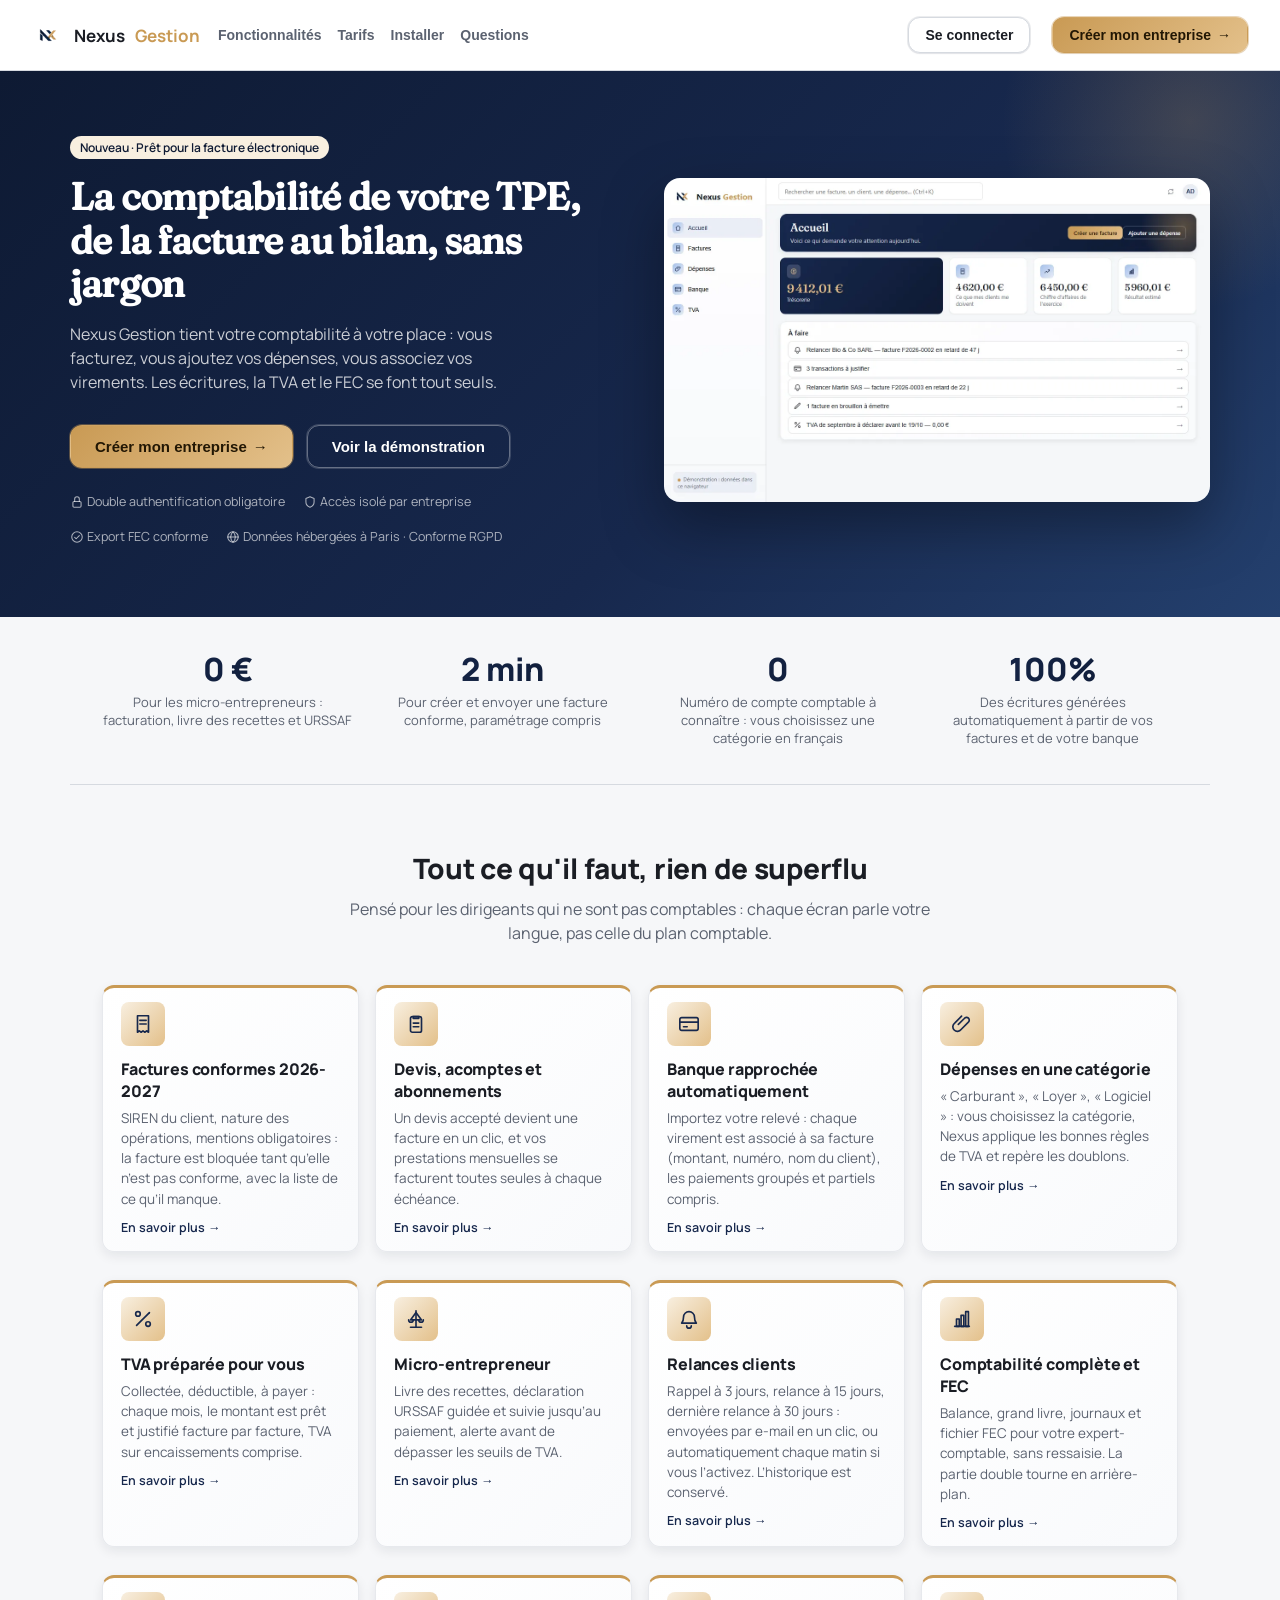
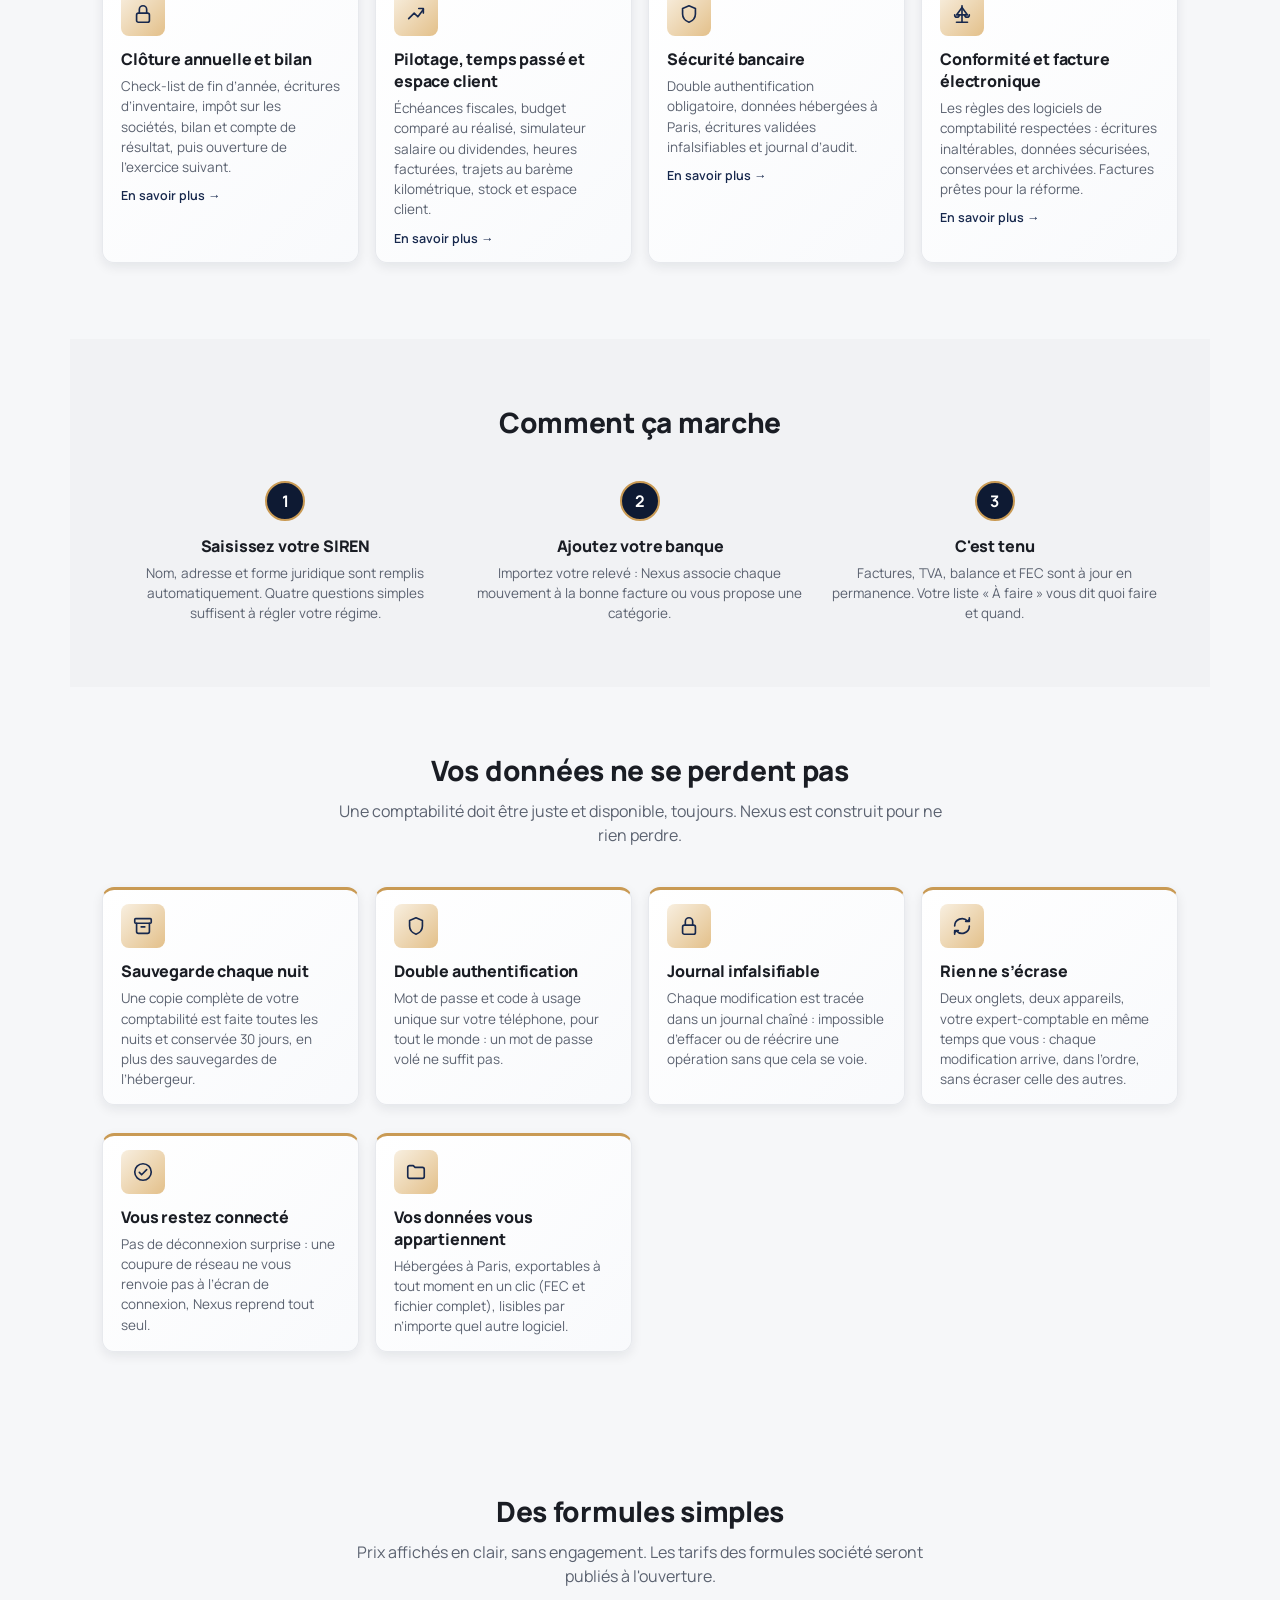
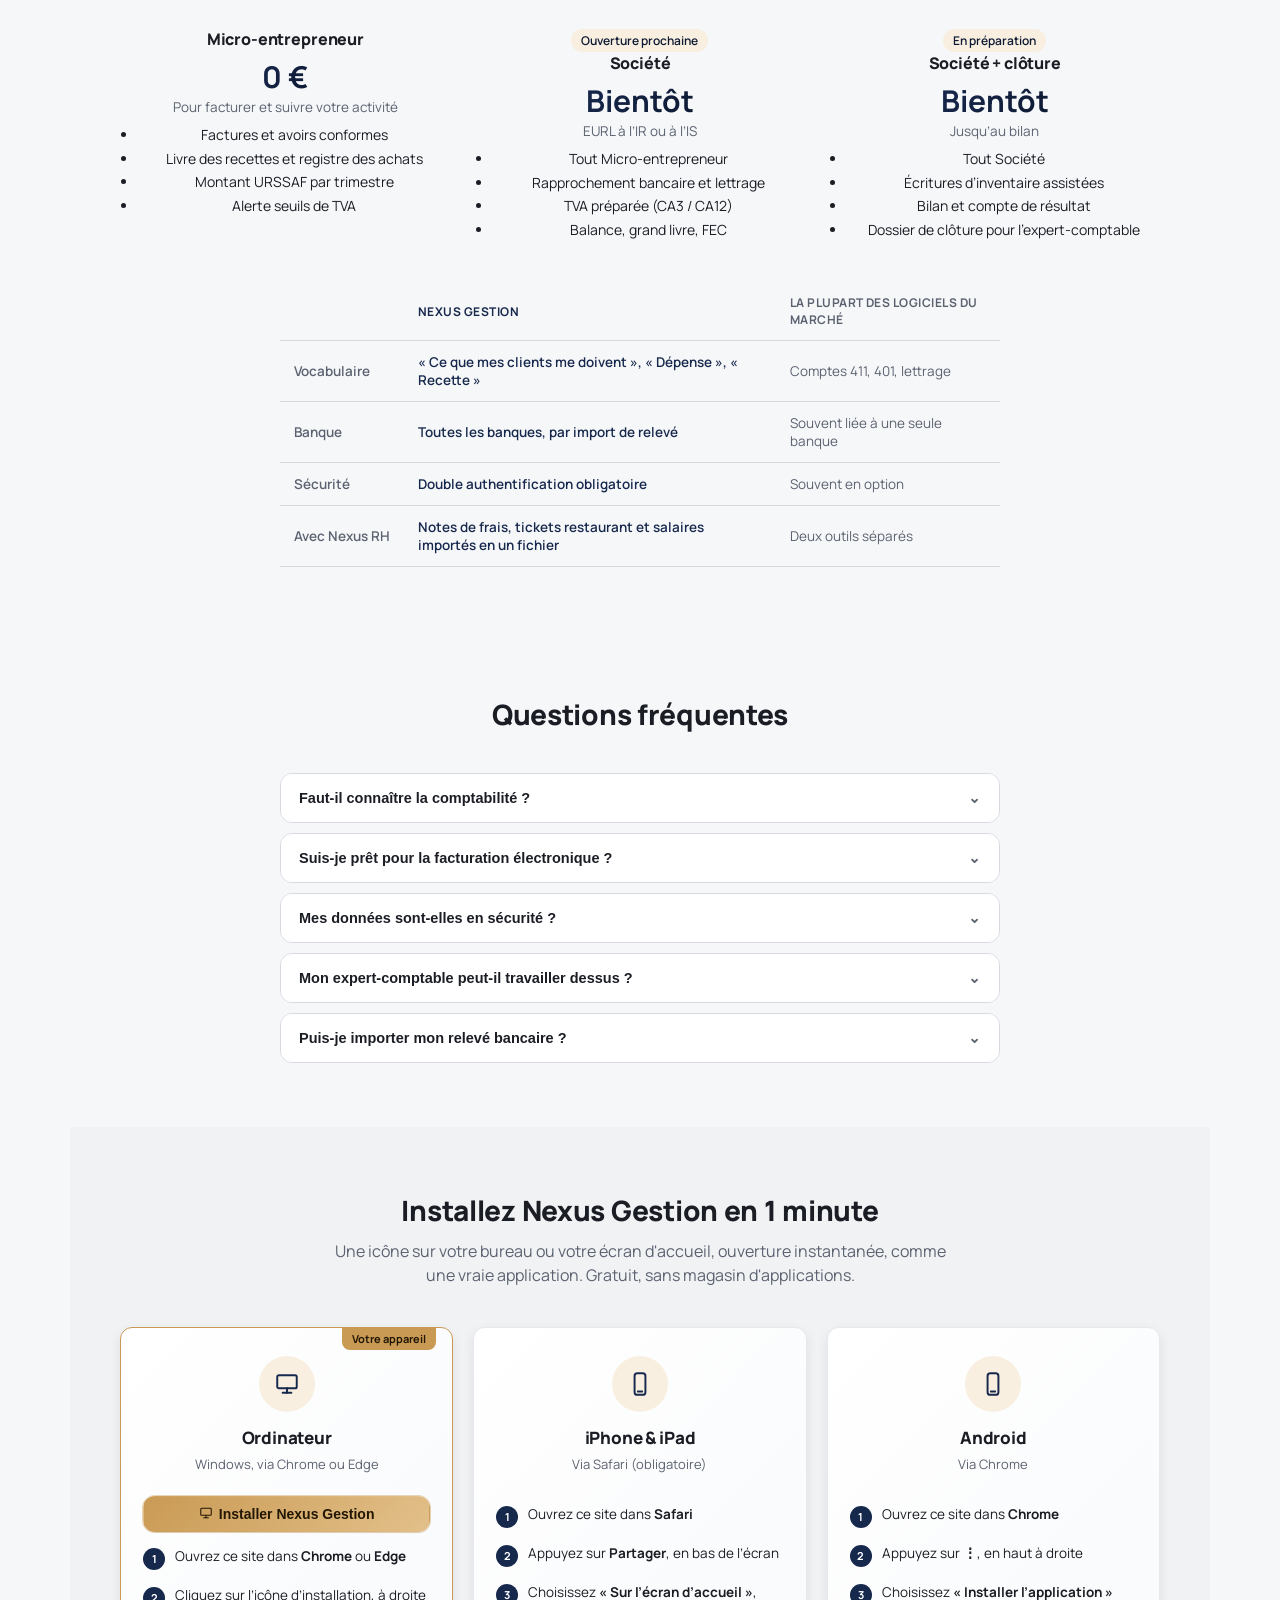
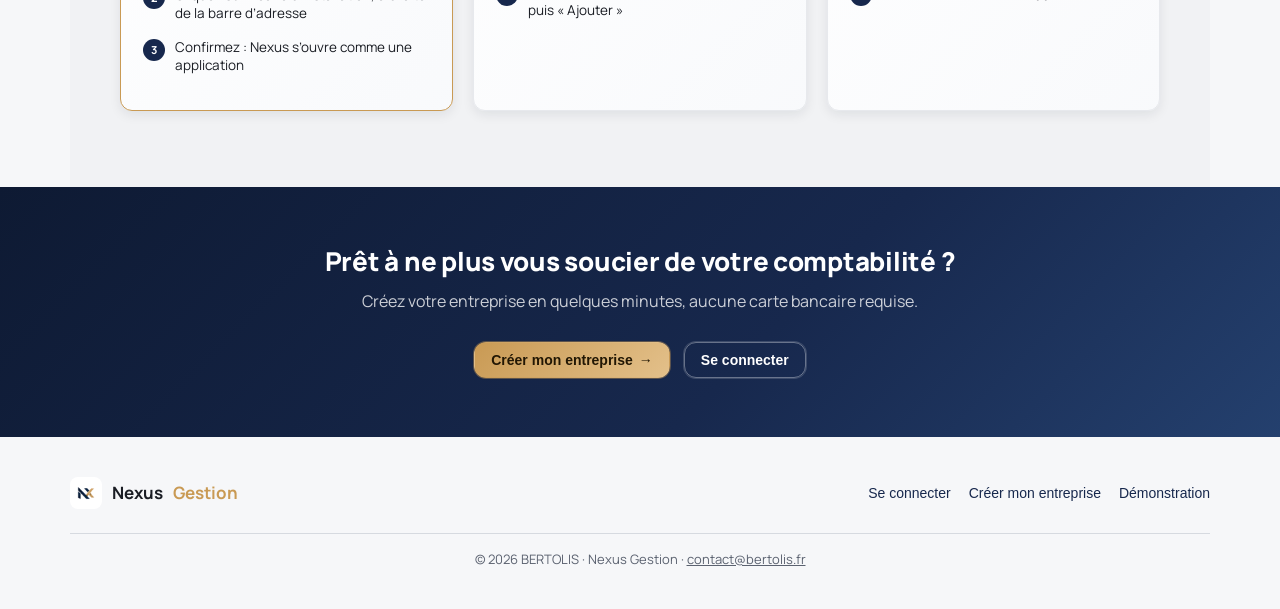
<file: app/index.html>
<!doctype html>
<html lang="fr">
  <head>
    <meta charset="UTF-8" />
    <!-- Politique de sécurité : scripts du site uniquement (aucun CDN), connexions limitées à la base et aux API publiques. Styles en ligne admis (attributs style des vues). -->
    <meta
      http-equiv="Content-Security-Policy"
      content="default-src 'self'; script-src 'self'; style-src 'self' 'unsafe-inline'; img-src 'self' data: blob: https://socvvthikxaubehihewl.supabase.co; font-src 'self'; connect-src 'self' https://socvvthikxaubehihewl.supabase.co wss://socvvthikxaubehihewl.supabase.co https://recherche-entreprises.api.gouv.fr; frame-src 'self' blob: https://socvvthikxaubehihewl.supabase.co; worker-src 'self'; manifest-src 'self'; object-src 'none'; base-uri 'self'; form-action 'self'"
    />
    <meta name="viewport" content="width=device-width, initial-scale=1.0, viewport-fit=cover" />
    <title>Nexus Gestion</title>
    <meta
      name="description"
      content="Nexus Gestion tient la comptabilité de votre TPE, de la facture au bilan, sans jargon : factures conformes, banque rapprochée, TVA préparée, FEC."
    />
    <meta property="og:type" content="website" />
    <meta property="og:title" content="Nexus Gestion, la comptabilité de votre TPE sans jargon" />
    <meta property="og:description" content="Factures conformes, banque rapprochée automatiquement, TVA préparée et FEC pour votre expert-comptable." />
    <meta property="og:image" content="landing-screenshot.png" />
    <link rel="icon" type="image/png" sizes="32x32" href="icon-32.png" />
    <link rel="apple-touch-icon" href="icon-180.png" />
    <link rel="manifest" href="manifest.webmanifest" />
    <meta name="theme-color" content="#1c2b4a" />
    <!-- Thème appliqué avant le premier rendu, service worker et garde de démarrage : voir boot.js. -->
    <script src="boot.js?v=d9f2509"></script>
    <link rel="stylesheet" href="nexus-rh.css?v=d9f2509" />
    <link rel="stylesheet" href="gestion.css?v=d9f2509" />
  </head>
  <body>
    <div id="landing-root" style="display: none"></div>
    <div id="login-root" style="display: none"></div>
    <div id="app-shell" style="display: none"></div>
    <div id="toast-root" role="status" aria-live="polite" aria-atomic="true"></div>
    <script type="module" src="app.js?v=d9f2509"></script>
  </body>
</html>
</file>
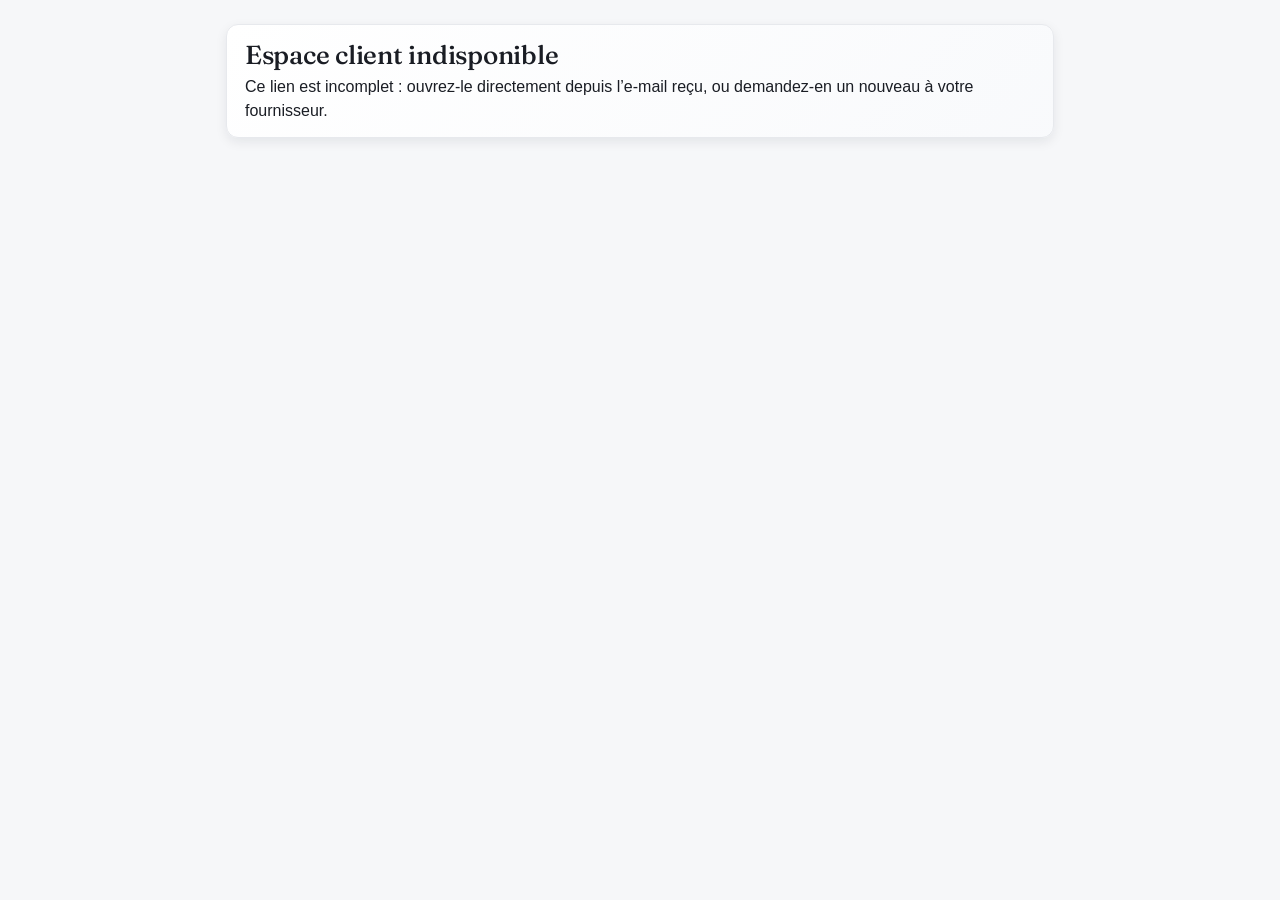
<file: app/espace-client.html>
<!doctype html>
<html lang="fr">
  <head>
    <meta charset="UTF-8" />
    <!-- Espace client public : scripts du site uniquement, connexion limitée à la base (fonctions client_portal et accept_quote). -->
    <meta
      http-equiv="Content-Security-Policy"
      content="default-src 'self'; script-src 'self'; style-src 'self' 'unsafe-inline'; img-src 'self' data: blob:; font-src 'self'; connect-src 'self' https://socvvthikxaubehihewl.supabase.co; object-src 'none'; base-uri 'self'; form-action 'self'"
    />
    <meta name="viewport" content="width=device-width, initial-scale=1.0, viewport-fit=cover" />
    <meta name="robots" content="noindex, nofollow" />
    <meta name="referrer" content="no-referrer" />
    <title>Espace client · Nexus Gestion</title>
    <link rel="icon" type="image/png" sizes="32x32" href="icon-32.png" />
    <meta name="theme-color" content="#1c2b4a" />
    <link rel="stylesheet" href="nexus-rh.css?v=d9f2509" />
    <link rel="stylesheet" href="gestion.css?v=d9f2509" />
  </head>
  <body class="portal-body">
    <main id="portal-root" class="portal" aria-live="polite">
      <p class="text-muted">Chargement de votre espace…</p>
    </main>
    <div id="toast-root" role="status" aria-live="polite" aria-atomic="true"></div>
    <script type="module" src="espace-client.js?v=d9f2509"></script>
  </body>
</html>
</file>
<file: app/nexus-rh.css>
/* Feuille reprise de Nexus RH, purgée des règles inutilisées par scripts/purge-css.mjs. */
:root {
  --landing-navy-900: #0e1a33;
  --landing-navy-700: #17284d;
  --landing-navy-500: #24406e;
  --landing-gold-500: #c99a54;
  --landing-gold-300: #e3c08a;
  --landing-gold-soft: #f8efe0;

  --color-bg: #f6f7f9;
  --color-surface: #ffffff;

  --color-border: #d6dae0;

  --color-border-soft: #e7e9ed;
  --login-card-border: rgba(23, 40, 77, 0.65);
  --color-text: #1a1d24;
  --color-text-muted: #6b7280;

  --color-text-strong: #000000;
  --color-primary: var(--landing-navy-700);
  --color-primary-hover: var(--landing-navy-900);
  --color-primary-soft: #eaeef5;

  --color-chip-bg: #a3c0ec;
  --color-success: #16a34a;
  --color-success-soft: #ecfdf3;
  --color-warning: #b45309;
  --color-warning-soft: #fff7ed;
  --color-info: #2563eb;
  --color-info-soft: #eff6ff;
  --color-danger: #dc2626;
  --color-danger-soft: #fef2f2;
  --color-muted-soft: #f1f2f4;

  --color-gold: var(--landing-gold-500);
  --color-gold-soft: var(--landing-gold-soft);

  --color-primary-text: var(--color-primary);
  --color-info-text: var(--color-info);

  --radius-sm: 8px;
  --radius-md: 12px;
  --radius-lg: 16px;
  --shadow-sm: 0 1px 2px rgba(16, 24, 40, 0.06);
  --shadow-md: 0 4px 12px rgba(16, 24, 40, 0.08);
  --shadow-lg: 0 12px 32px rgba(16, 24, 40, 0.16);

  --sidebar-width: 240px;
  --topbar-height: 64px;
  --mobile-nav-height: 64px;
  --font-sans: -apple-system, BlinkMacSystemFont, 'Segoe UI', Inter, Roboto, sans-serif;

  --font-serif: 'Fraunces', Georgia, 'Times New Roman', serif;
}

* {
  box-sizing: border-box;
}

[role='button']:focus-visible {
  outline: 2px solid var(--color-primary);
  outline-offset: -2px;
}

html,
body {
  margin: 0;
  padding: 0;
  font-family: var(--font-sans);
  color: var(--color-text);
  background: var(--color-bg);
  -webkit-font-smoothing: antialiased;
}

html {
  scroll-behavior: smooth;
}
@media (prefers-reduced-motion: reduce) {
  html {
    scroll-behavior: auto;
  }
}

h1 {
  font-family: var(--font-serif);
  font-size: 26px;
  font-weight: 500;
  letter-spacing: -0.01em;
  margin: 0 0 4px;
}
h2 {
  font-size: 16px;
  font-weight: 600;
  margin: 0 0 10px;
}
p {
  margin: 0;
  line-height: 1.5;
}

.text-muted {
  color: var(--color-text-muted);
  font-size: 14px;
}

#app-shell {
  display: flex;
  min-height: 100vh;
}

#sidebar {
  width: var(--sidebar-width);

  background: linear-gradient(180deg, var(--color-surface), var(--color-primary-soft) 250%);
  border-right: 1px solid var(--color-border);
  display: flex;
  flex-direction: column;
  flex-shrink: 0;
  position: fixed;
  top: 0;
  left: 0;
  bottom: 0;
}

.sidebar-logo {
  display: flex;
  align-items: center;
  gap: 10px;
  padding: 20px;
  font-weight: 700;
  font-size: 19px;
  letter-spacing: 0.01em;
}

.logo-mark {
  display: inline-flex;
  align-items: center;
  justify-content: center;
  width: 46px;
  height: 46px;
  flex-shrink: 0;
  background: #fff;
  border-radius: var(--radius-sm);
  padding: 5px;
  box-sizing: border-box;
}

.logo-icon {
  width: 100%;
  height: 100%;
  display: block;
  object-fit: contain;
}

#sidebar-nav {
  display: flex;
  flex-direction: column;
  gap: 2px;
  padding: 8px;

  flex: 1;
  min-height: 0;
  overflow-y: auto;
}

#sidebar-nav-pinned {
  display: flex;
  flex-direction: column;
  gap: 2px;
  padding: 8px;
  flex-shrink: 0;
  border-top: 1px solid var(--color-border);
}

.nav-item {
  display: flex;
  align-items: center;
  gap: 10px;
  padding: 10px 12px;
  border: none;
  background: transparent;
  border-radius: var(--radius-sm);
  font-size: 14px;
  font-weight: 500;

  color: var(--color-text-strong);
  cursor: pointer;
  text-align: left;
  transition:
    background-color 0.15s ease,
    color 0.15s ease;
}

.nav-item:hover {
  background: var(--color-muted-soft);
  color: var(--color-text);
}
.nav-item.active {
  background: var(--color-primary-soft);
  color: var(--color-primary-text);
}

.mobile-nav-toggle {
  display: none;
}

.nav-section-label {
  padding: 14px 12px 4px;
  font-size: 13px;
  font-weight: 700;
  text-transform: uppercase;
  letter-spacing: 0.05em;
  color: var(--color-gold);
  opacity: 0.85;
}
.nav-section-label:first-child {
  padding-top: 4px;
}
.nav-item.disabled {
  opacity: 0.6;
}

.nav-icon {
  display: inline-flex;
  align-items: center;
  justify-content: center;
  flex-shrink: 0;
  width: 26px;
  height: 26px;
  border-radius: var(--radius-sm);
  background: linear-gradient(135deg, var(--color-chip-bg), var(--color-primary-soft));
  color: var(--color-primary-text);
}
.nav-icon svg {
  width: 16px;
  height: 16px;
  display: block;
}

.icon-inline {
  display: inline-flex;
  flex-shrink: 0;
  vertical-align: middle;
  margin-top: -2px;
}
.icon-inline svg {
  width: 100%;
  height: 100%;
  display: block;
}
.nav-label {
  flex: 1;
}

#main-column {
  flex: 1;
  min-width: 0;
  margin-left: var(--sidebar-width);
  display: flex;
  flex-direction: column;
  min-height: 100vh;
}

#topbar {
  height: var(--topbar-height);
  display: flex;
  align-items: center;
  justify-content: space-between;
  padding: 0 28px;
  background: var(--color-surface);
  border-bottom: 1px solid var(--color-border);
  position: sticky;
  top: 0;
  z-index: 5;
}

.password-input-wrapper {
  position: relative;
  display: block;
}
.password-input-wrapper .input {
  width: 100%;
  padding-right: 40px;
}

.btn-icon.password-toggle {
  position: absolute;
  right: 4px;
  top: 50%;
  transform: translateY(-50%);
  width: 28px;
  height: 28px;
  font-size: 15px;
  line-height: 1;
}

.table-scroll {
  overflow-x: auto;
  max-height: 420px;
  overflow-y: auto;
}

.form-hint {
  margin-top: 4px;
  font-size: 12px;
  line-height: 1.45;
  max-width: 70ch;
  color: var(--color-text-muted);
}
.form-hint .btn-link {
  font-size: 12px;
  text-decoration: underline;
}

.topbar-search {
  position: relative;
  flex: 1;
  max-width: 480px;
  min-width: 0;
}
.topbar-search .input {
  width: 100%;
}

.topbar-user {
  display: flex;
  align-items: center;
  gap: 16px;
}

.search-results {
  position: absolute;
  top: calc(100% + 6px);
  left: 0;
  right: 0;
  background: var(--color-surface);
  border: 1px solid var(--color-border);
  border-radius: var(--radius-md);
  box-shadow: var(--shadow-lg);
  max-height: 360px;
  overflow-y: auto;
  z-index: 30;
  display: none;
}

.search-results.open {
  display: block;
}

.search-result-item {
  display: flex;
  align-items: center;
  gap: 10px;
  padding: 10px 14px;
  cursor: pointer;
}

.search-result-item:hover {
  background: var(--color-muted-soft);
}
.search-result-icon {
  font-size: 16px;
  flex-shrink: 0;
}
.search-result-icon svg {
  width: 16px;
  height: 16px;
  display: block;
}
.search-result-label {
  font-weight: 600;
  font-size: 13px;
}
.search-result-sublabel {
  font-size: 12px;
  color: var(--color-text-muted);
}

#view-root {
  padding: 20px 32px;
  max-width: 1440px;
  width: 100%;
  min-width: 0;
  margin: 0 auto;
}

.view-header {
  margin-bottom: 20px;
}
.view-header-row {
  display: flex;
  align-items: flex-start;
  justify-content: space-between;
  flex-wrap: wrap;
  gap: 12px;
}
.view-subtitle {
  color: var(--color-text-muted);
  font-size: 14px;
  margin-top: 2px;
}

.view-header {
  background: linear-gradient(135deg, var(--landing-gold-500), var(--landing-gold-300));
  border-radius: var(--radius-lg);
  padding: 14px 20px;
  margin-bottom: 24px;
  box-shadow: var(--shadow-sm);
}
.view-header h1,
.view-header h2 {
  color: #221704;
}
.view-header .view-subtitle {
  color: rgba(34, 23, 4, 0.7);
}

.dashboard-hero {
  position: relative;
  overflow: hidden;
  display: flex;
  align-items: center;
  justify-content: space-between;
  flex-wrap: wrap;
  gap: 16px;
  background: linear-gradient(135deg, var(--landing-navy-700), var(--landing-navy-900));
  border-radius: var(--radius-lg);
  padding: 16px 24px;
  margin-bottom: 14px;
  box-shadow: var(--shadow-md);
}

.dashboard-hero::before {
  content: '';
  position: absolute;
  top: -70px;
  right: -70px;
  width: 200px;
  height: 200px;
  background: radial-gradient(circle, var(--landing-gold-500), transparent 70%);
  opacity: 0.4;
  border-radius: 50%;
  pointer-events: none;
}
.dashboard-hero-text {
  position: relative;
  z-index: 1;
}
.dashboard-hero-text h1 {
  color: #fff;
  margin: 0 0 4px;
}
.dashboard-hero-text p {
  color: rgba(255, 255, 255, 0.75);
  margin: 0;
  font-size: 14px;
}
.dashboard-hero-actions {
  position: relative;
  z-index: 1;
  flex-shrink: 0;
}

.dashboard-hero-actions .btn-secondary {
  background: rgba(255, 255, 255, 0.14);
  color: #fff;
  border-color: rgba(255, 255, 255, 0.3);
}
.dashboard-hero-actions .btn-secondary:hover {
  background: rgba(255, 255, 255, 0.22);
}
@media (max-width: 480px) {
  .dashboard-hero {
    padding: 14px 18px;
  }
}

.kpi-grid {
  display: grid;
  grid-template-columns: repeat(auto-fit, minmax(150px, 1fr));
  gap: 14px;
  margin-bottom: 18px;
}

.kpi-card {
  background: var(--color-surface);
  border: 1px solid var(--color-border-soft);
  border-radius: var(--radius-md);
  padding: 15px;
  box-shadow: var(--shadow-sm);
}

.kpi-icon {
  width: 32px;
  height: 32px;
  display: flex;
  align-items: center;
  justify-content: center;
  border-radius: var(--radius-sm);
  background: linear-gradient(135deg, var(--color-chip-bg), var(--color-primary-soft));
  color: var(--color-primary-text);
  margin-bottom: 7px;
}
.kpi-icon svg {
  width: 16px;
  height: 16px;
  display: block;
}
.kpi-value {
  font-family: var(--font-serif);
  font-size: 22px;
  font-weight: 500;
}
.kpi-label {
  font-size: 12.5px;
  color: var(--color-text-muted);
  margin-top: 1px;
}

.kpi-card-hero {
  background: linear-gradient(135deg, var(--landing-navy-700), var(--landing-navy-900));
  border-color: transparent;
  grid-column: span 2;
}
.kpi-card-hero .kpi-icon {
  background: rgba(255, 255, 255, 0.16);
  color: var(--landing-gold-300);
}
.kpi-card-hero .kpi-value {
  color: var(--landing-gold-300);
  font-size: 28px;
}
.kpi-card-hero .kpi-label {
  color: rgba(255, 255, 255, 0.78);
}
@media (max-width: 480px) {
  .kpi-card-hero {
    grid-column: 1 / -1;
  }
}

.card {
  background: linear-gradient(135deg, var(--color-surface), var(--color-primary-soft) 320%);
  border: 1px solid var(--color-border-soft);
  border-radius: var(--radius-md);

  padding: 14px 18px;
  box-shadow: var(--shadow-md);
  margin-bottom: 12px;
  min-width: 0;
}

.btn {
  display: inline-flex;
  align-items: center;
  justify-content: center;
  gap: 6px;

  margin: 3px 0;
  padding: 9px 16px;
  border-radius: var(--radius-sm);
  border: 1px solid transparent;
  text-decoration: none;
  font-size: 14px;
  font-weight: 600;
  cursor: pointer;
  transition:
    transform 0.05s ease,
    background-color 0.15s ease,
    box-shadow 0.15s ease;
}

.btn:active {
  transform: scale(0.98);
}
.btn:disabled {
  opacity: 0.45;
  cursor: not-allowed;
  transform: none;
}

.btn-primary {
  background: linear-gradient(135deg, var(--color-primary), var(--color-primary-hover));
  color: white;
  transition:
    transform 0.15s ease,
    background-color 0.15s ease,
    box-shadow 0.15s ease;
}

.btn-primary:hover {
  background: var(--color-primary-hover);
  box-shadow: 0 6px 16px -4px rgba(23, 40, 77, 0.45);
  transform: translateY(-1px);
}

.btn-secondary {
  background: var(--color-surface);
  color: var(--color-text);
  border-color: var(--color-border);
}
.btn-secondary:hover {
  background: var(--color-muted-soft);
}

.btn-link {
  background: none;
  border: none;
  color: var(--color-primary-text);
  font-size: 14px;
  font-weight: 500;
  cursor: pointer;
  padding: 8px 0;
  margin-bottom: 8px;
  display: inline-block;
  min-height: 24px;
}

.btn-icon {
  position: relative;
  background: none;
  border: none;
  font-size: 16px;
  cursor: pointer;
  color: var(--color-text-muted);
  padding: 4px;
  display: inline-flex;
  align-items: center;
  justify-content: center;
}
.btn-icon svg {
  width: 16px;
  height: 16px;
  display: block;
}

.btn-icon::before {
  content: '';
  position: absolute;
  inset: -10px;
}

.input {
  padding: 10px 14px;
  border: 1px solid var(--color-border);
  border-radius: var(--radius-sm);
  font-size: 14px;
  font-family: inherit;
  background: var(--color-surface);
  color: var(--color-text);
  outline: none;
  transition:
    border-color 0.15s ease,
    box-shadow 0.15s ease;
}

.input:focus {
  border-color: var(--color-primary);
  box-shadow: 0 0 0 3px var(--color-primary-soft);
}

.form-section {
  border: none;
  padding: 0;
  margin: 0 0 22px;
}

.form-section legend {
  font-size: 13px;
  font-weight: 700;
  text-transform: uppercase;
  letter-spacing: 0.04em;
  color: var(--color-text-muted);
  margin-bottom: 12px;
  padding: 0;
}

.form-grid {
  display: grid;
  grid-template-columns: repeat(auto-fit, minmax(220px, 1fr));
  gap: 16px;
}

.form-field {
  display: flex;
  flex-direction: column;
  gap: 6px;
}
.form-field label {
  font-size: 13px;
  font-weight: 500;
  color: var(--color-text-muted);
}

.table-card {
  padding: 0;
  overflow-x: auto;
}

@media (max-width: 860px) {
}

.table {
  width: 100%;
  border-collapse: collapse;
}

.table th {
  text-align: left;
  font-size: 12px;
  font-weight: 600;
  text-transform: uppercase;
  letter-spacing: 0.03em;
  color: var(--color-text-muted);
  padding: 9px 22px;
  border-bottom: 1px solid var(--color-border);
}

.table td {
  padding: 10px 22px;
  border-bottom: 1px solid var(--color-border);
  font-size: 14px;
}

.avatar {
  width: 36px;
  height: 36px;
  border-radius: 50%;
  object-fit: cover;
  flex-shrink: 0;
}

.avatar-initials {
  display: flex;
  align-items: center;
  justify-content: center;
  background: var(--color-primary-soft);
  color: var(--color-primary-text);
  font-weight: 700;
  font-size: 13px;
}

.tag-color-0 {
  background: #efe7da;
  color: #7a5a33;
}
.tag-color-1 {
  background: #dde3e0;
  color: #3f5d52;
}
.tag-color-2 {
  background: #e3e2ec;
  color: #4a4a72;
}
.tag-color-3 {
  background: #ece0e0;
  color: #7a4646;
}

.badge {
  display: inline-flex;
  align-items: center;
  gap: 4px;
  padding: 3px 10px;
  border-radius: 999px;
  font-size: 12px;
  font-weight: 600;
}
.badge svg {
  width: 12px;
  height: 12px;
  display: block;
  flex-shrink: 0;
}

.badge-row {
  display: flex;
  gap: 6px;
  margin-top: 8px;
}

.badge-success {
  background: var(--color-success-soft);
  color: var(--color-success);
}
.badge-warning {
  background: var(--color-warning-soft);
  color: var(--color-warning);
}
.badge-info {
  background: var(--color-info-soft);
  color: var(--color-info-text);
}
.badge-muted {
  background: var(--color-muted-soft);
  color: var(--color-text-muted);
}
.badge-danger {
  background: var(--color-danger-soft);
  color: var(--color-danger);
}

.badge-primary {
  background: var(--color-primary-soft);
  color: var(--color-primary-text);
}

.detail-header-actions {
  display: flex;
  gap: 8px;
  flex-wrap: wrap;
}

.empty-state {
  display: flex;
  flex-direction: column;
  align-items: center;
  justify-content: center;
  text-align: center;
  padding: 60px 20px;
  gap: 8px;
}

.empty-icon {
  width: 56px;
  height: 56px;
  display: flex;
  align-items: center;
  justify-content: center;
  border-radius: 50%;
  background: var(--color-chip-bg);
  color: var(--color-primary-text);
  margin-bottom: 4px;
}
.empty-icon svg {
  width: 26px;
  height: 26px;
  display: block;
}

#modal-root {
  position: fixed;
  inset: 0;
  display: none;
  align-items: center;
  justify-content: center;
  background: rgba(15, 17, 21, 0.45);
  z-index: 50;
  padding: 20px;
}

#modal-root.open {
  display: flex;
}

.modal {
  background: var(--color-surface);
  border-radius: var(--radius-lg);
  box-shadow: var(--shadow-lg);
  width: 100%;
  max-width: 480px;
  max-height: 90vh;
  display: flex;
  flex-direction: column;
  animation: modal-in 0.15s ease;
}

.modal > form {
  display: flex;
  flex-direction: column;
  flex: 1;
  min-height: 0;
}

@keyframes modal-in {
  from {
    opacity: 0;
    transform: translateY(8px) scale(0.98);
  }
  to {
    opacity: 1;
    transform: translateY(0) scale(1);
  }
}

.form-subsection-title {
  margin-top: 18px;
  padding-top: 14px;
  border-top: 1px solid var(--color-border);
  color: var(--color-text-muted);
  font-size: 13px;
}

#toast-root {
  position: fixed;
  bottom: 24px;
  right: 24px;
  display: flex;
  flex-direction: column;
  gap: 8px;
  z-index: 60;
}

.toast {
  background: var(--color-text);
  color: white;
  padding: 12px 18px;
  border-radius: var(--radius-sm);
  font-size: 14px;
  box-shadow: var(--shadow-md);
  opacity: 0;
  transform: translateY(8px);
  transition:
    opacity 0.2s ease,
    transform 0.2s ease;
}

.toast.visible {
  opacity: 1;
  transform: translateY(0);
}
.toast-error {
  background: var(--color-danger);
}

.tabs {
  display: flex;
  gap: 4px;
  border-bottom: 1px solid var(--color-border);
  margin-bottom: 18px;
  overflow-x: auto;
  position: relative;

  scrollbar-width: none;
  -ms-overflow-style: none;
}

.tabs::-webkit-scrollbar {
  display: none;
}

.tab {
  flex-shrink: 0;
}

.tab {
  background: none;
  border: none;
  padding: 10px 16px;
  font-size: 14px;
  font-weight: 600;
  color: var(--color-text-muted);
  cursor: pointer;
  border-bottom: 2px solid transparent;
  margin-bottom: -1px;
}

.tab:hover {
  color: var(--color-text);
}
.tab.active {
  color: var(--color-primary-text);
  border-bottom-color: var(--color-primary-text);
}

.btn-sm {
  padding: 6px 12px;
  font-size: 13px;
}

.form-field-checkbox label {
  display: flex;
  align-items: center;
  gap: 8px;
  font-size: 14px;
  font-weight: 400;
  color: var(--color-text);
  cursor: pointer;
}

.form-field-checkbox input[type='checkbox'] {
  width: 16px;
  height: 16px;
  accent-color: var(--color-primary);
}

textarea.input {
  resize: vertical;
  font-family: inherit;
}

.landing-compare-table-wrap {
  max-width: 720px;
  margin: 40px auto 0;
  overflow-x: auto;
}
.landing-compare-table {
  width: 100%;
  border-collapse: collapse;
  font-size: 13.5px;
}
.landing-compare-table th,
.landing-compare-table td {
  padding: 12px 14px;
  text-align: left;
  border-bottom: 1px solid var(--color-border);
}
.landing-compare-table thead th {
  font-size: 12px;
  font-weight: 700;
  color: var(--color-text-muted);
  text-transform: uppercase;
  letter-spacing: 0.04em;
}
.landing-compare-table thead th:nth-child(2) {
  color: var(--color-primary);
}
.landing-compare-table tbody td:first-child {
  font-weight: 600;
  color: var(--color-text-muted);
  white-space: nowrap;
}
.landing-compare-table tbody td:nth-child(2) {
  color: var(--color-primary);
  font-weight: 600;
}
.landing-compare-table tbody td:nth-child(3) {
  color: var(--color-text-muted);
}
@media (max-width: 480px) {
  .landing-compare-table {
    font-size: 12.5px;
  }
  .landing-compare-table th,
  .landing-compare-table td {
    padding: 10px 8px;
  }
}

@keyframes skeleton-shimmer {
  0% {
    background-position: 100% 50%;
  }
  100% {
    background-position: 0% 50%;
  }
}

.checklist {
  display: flex;
  flex-direction: column;
  gap: 2px;
}

.action-center-list {
  display: flex;
  flex-direction: column;
  gap: 4px;
  margin-top: 8px;
}

.action-center-item {
  display: flex;
  align-items: center;
  gap: 12px;
  width: 100%;
  padding: 10px 12px;
  border: 1px solid var(--color-border);
  background: var(--color-surface);
  border-radius: var(--radius-sm);
  font-size: 14px;
  font-weight: 500;
  color: var(--color-text);
  cursor: pointer;
  text-align: left;
  transition:
    background-color 0.15s ease,
    border-color 0.15s ease;
}

.action-center-item:hover {
  background: var(--color-muted-soft);
  border-color: var(--color-primary);
}
.action-center-icon {
  font-size: 18px;
  flex-shrink: 0;
}
.action-center-icon svg {
  width: 18px;
  height: 18px;
  display: block;
}
.action-center-label {
  flex: 1;
}
.action-center-arrow {
  color: var(--color-text-muted);
}

.user-menu-wrapper {
  position: relative;
}

#btn-user-menu {
  padding: 0;
  border: none;
  display: flex;
  align-items: center;
  justify-content: center;
  overflow: hidden;
}

.user-menu-panel {
  position: absolute;
  top: calc(100% + 10px);
  right: 0;
  width: 260px;
  max-height: 70vh;
  background: var(--color-surface);
  border: 1px solid var(--color-border);
  border-radius: var(--radius-md);
  box-shadow: var(--shadow-lg);
  z-index: 40;
  display: none;
  overflow-y: auto;
}

.user-menu-panel.open {
  display: block;
  animation: modal-in 0.15s ease;
}

.user-menu-header {
  padding: 14px;
  border-bottom: 1px solid var(--color-border);
  display: flex;
  flex-direction: column;
  gap: 6px;
}

.user-menu-name {
  font-weight: 600;
  font-size: 14px;
}

.theme-toggle-group {
  display: flex;
  gap: 4px;
  padding: 10px 14px;
}
.theme-toggle-btn {
  flex: 1;
  padding: 6px 4px;
  font-size: 12px;
  font-weight: 500;
  border-radius: var(--radius-sm);
  border: 1px solid var(--color-border);
  background: var(--color-surface);
  color: var(--color-text-muted);
  cursor: pointer;
}
.theme-toggle-btn.active {
  background: var(--color-primary);
  color: #fff;
  border-color: transparent;
}

.user-menu-item {
  display: block;
  width: 100%;
  text-align: left;
  background: none;
  border: none;
  padding: 10px 14px;
  font-size: 13px;
  color: var(--color-text);
  cursor: pointer;
}

.user-menu-item:hover {
  background: var(--color-muted-soft);
}

.user-menu-divider {
  border-top: 1px solid var(--color-border);
  margin: 4px 0;
}

#login-root {
  min-height: 100vh;
  align-items: center;
  justify-content: center;
  background: var(--color-bg);
  padding: 24px;
}

.login-card {
  width: 100%;
  max-width: 420px;
  background: var(--color-surface);
  border: 2px solid var(--login-card-border);
  border-radius: var(--radius-lg);
  box-shadow:
    0 20px 45px -12px rgba(23, 40, 77, 0.22),
    var(--shadow-lg);
  padding: 32px;
  display: flex;
  flex-direction: column;
  gap: 14px;
}

.login-logo {
  display: flex;
  align-items: center;
  gap: 10px;
  font-weight: 700;
  font-size: 21px;
  letter-spacing: 0.01em;
  color: var(--color-text);
}

.login-card h1 {
  margin: 0;
}

.login-card form {
  display: flex;
  flex-direction: column;
  gap: 14px;
}

.login-error {
  color: var(--color-danger);
  font-size: 13px;
  background: var(--color-danger-soft);
  padding: 8px 12px;
  border-radius: var(--radius-sm);
}

#landing-root {
  min-height: 100vh;
  background: var(--color-bg);
}

@font-face {
  font-family: 'Fraunces';
  font-style: normal;
  font-weight: 500;
  font-display: swap;
  src: url('fonts/fraunces-500.woff2') format('woff2');
}

@font-face {
  font-family: 'Manrope';
  font-style: normal;
  font-weight: 400;
  font-display: swap;
  src: url('fonts/manrope-400.woff2') format('woff2');
}
@font-face {
  font-family: 'Manrope';
  font-style: normal;
  font-weight: 600;
  font-display: swap;
  src: url('fonts/manrope-600.woff2') format('woff2');
}
@font-face {
  font-family: 'Manrope';
  font-style: normal;
  font-weight: 700;
  font-display: swap;
  src: url('fonts/manrope-700.woff2') format('woff2');
}
@font-face {
  font-family: 'Manrope';
  font-style: normal;
  font-weight: 800;
  font-display: swap;
  src: url('fonts/manrope-800.woff2') format('woff2');
}

.landing-page {
  font-family: 'Manrope', var(--font-sans);
}

.landing-page h1,
.landing-page h2,
.landing-page h3 {
  font-weight: 800;
  letter-spacing: -0.01em;
}
.landing-page .landing-hero-text h1 {
  letter-spacing: -0.02em;
}

.landing-topbar {
  position: sticky;
  top: 0;
  z-index: 20;
  display: flex;
  align-items: center;
  justify-content: space-between;
  padding: 14px 32px;
  background: var(--color-surface);
  border-bottom: 1px solid var(--color-border);
}
.landing-topbar-left {
  display: flex;
  align-items: center;
  gap: 18px;
  flex-wrap: wrap;
}
.landing-brand {
  display: flex;
  align-items: center;
  gap: 10px;
  font-weight: 700;
  font-size: 17px;
  color: var(--color-text);
}
.landing-brand .logo-mark {
  width: 32px;
  height: 32px;
}
.landing-topbar-nav {
  display: flex;
  align-items: center;
  gap: 22px;
}

.landing-nav-menu {
  position: relative;
}
.landing-nav-menu-trigger {
  display: none;
}
.landing-nav-links {
  display: flex;
  align-items: center;
  gap: 16px;
  flex-wrap: wrap;
}
.landing-nav-link {
  border: none;
  background: none;
  padding: 4px 0;
  font-size: 14px;
  font-weight: 600;
  color: var(--color-text-muted);
  cursor: pointer;
}
.landing-nav-link:hover {
  color: var(--color-text);
}

.feature-page-back-short {
  display: none;
}
.landing-topbar-cta-short {
  display: none;
}

.btn-gold {
  background: linear-gradient(135deg, var(--landing-gold-500), var(--landing-gold-300));
  color: #221704;
}
.btn-gold:hover {
  background: var(--landing-gold-300);
}
.btn-ghost-light {
  background: transparent;
  color: #fff;
  border-color: rgba(255, 255, 255, 0.35);
}
.btn-ghost-light:hover {
  background: rgba(255, 255, 255, 0.1);
}

.btn-arrow-cta .btn-arrow {
  display: inline-block;
  transition: transform 0.15s ease;
}
.btn-arrow-cta:hover .btn-arrow {
  transform: translateX(3px);
}

.landing-badge-gold {
  background: var(--landing-gold-soft);
  color: var(--landing-navy-900);
}

.landing-hero {
  position: relative;
  overflow: hidden;
  background: linear-gradient(135deg, var(--landing-navy-900), var(--landing-navy-700) 60%, var(--landing-navy-500));
  color: #fff;
  padding: 64px 32px 72px;
}

.landing-hero::before {
  content: '';
  position: absolute;
  top: -140px;
  right: -100px;
  width: 380px;
  height: 380px;
  background: radial-gradient(circle, rgba(201, 154, 84, 0.22), transparent 70%);
  pointer-events: none;
}
.landing-hero-inner {
  position: relative;
  z-index: 1;
  max-width: 1140px;
  margin: 0 auto;
  display: flex;
  align-items: center;
  gap: 48px;
}
.landing-hero-text {
  flex: 1;
  min-width: 0;
}
.landing-hero-text h1 {
  font-size: 38px;
  line-height: 1.15;
  margin: 16px 0;
  color: #fff;
}
.landing-hero-text p {
  font-size: 16px;
  color: rgba(255, 255, 255, 0.78);
  margin: 0 0 28px;
  max-width: 480px;
}
.landing-hero-cta {
  display: flex;
  align-items: center;
  gap: 14px;
  flex-wrap: wrap;
}
.landing-hero-cta .btn {
  font-size: 15px;
  padding: 12px 24px;
}

.landing-hero-mock {
  flex: 1;
  min-width: 0;
  display: flex;
  flex-direction: column;
  align-items: center;
  justify-content: center;
}

.landing-hero-screenshot {
  width: 100%;
  height: auto;
  max-width: 560px;
  border-radius: var(--radius-lg);
  box-shadow: 0 24px 60px rgba(0, 0, 0, 0.35);
  display: block;
}

.landing-hero-screenshot-zoomable {
  cursor: zoom-in;
}
.modal-image-lightbox {
  background: transparent;
  box-shadow: none;
  max-width: 95vw;
  width: auto;
  max-height: 95vh;
  position: relative;
  align-items: center;
}
.lightbox-image {
  max-width: 95vw;
  max-height: 95vh;
  border-radius: var(--radius-md);
  box-shadow: 0 24px 60px rgba(0, 0, 0, 0.5);
  display: block;
}
.lightbox-close-btn {
  position: absolute;
  top: -14px;
  right: -14px;
  background: var(--color-surface);
  box-shadow: var(--shadow-md);
}
@keyframes landing-mock-fade {
  from {
    opacity: 0;
    transform: translateY(4px);
  }
  to {
    opacity: 1;
    transform: translateY(0);
  }
}

.landing-section {
  max-width: 1140px;
  margin: 0 auto;
  padding: 64px 32px;
}
.landing-section-head {
  text-align: center;
  max-width: 620px;
  margin: 0 auto 40px;
}
.landing-section-head h2 {
  margin: 0 0 10px;
  font-size: 28px;
}
.landing-section-head p {
  color: var(--color-text-muted);
  margin: 0;
}

.landing-features-grid {
  display: grid;
  grid-template-columns: repeat(auto-fit, minmax(220px, 1fr));
  gap: 16px;
}

.landing-feature-card {
  text-align: left;
  cursor: pointer;
  transition:
    transform 0.15s ease,
    box-shadow 0.15s ease;
  border-top: 3px solid var(--landing-gold-500);
}
.landing-feature-card:hover {
  transform: translateY(-2px);
  box-shadow: 0 12px 28px rgba(201, 154, 84, 0.22);
}
.landing-feature-card:focus-visible {
  outline: 2px solid var(--landing-gold-500);
  outline-offset: 2px;
}
.landing-feature-more {
  display: inline-block;
  margin-top: 10px;
  font-size: 12.5px;
  font-weight: 600;
  color: var(--color-primary);
}

.feature-page-hero {
  position: relative;
  overflow: hidden;
  background:
    radial-gradient(ellipse 480px 320px at 12% 15%, var(--landing-gold-soft), transparent 70%),
    linear-gradient(180deg, var(--color-muted-soft), var(--color-surface) 70%);
  border-bottom: 1px solid var(--color-border);
  padding: 48px 32px 56px;
}
.feature-page-hero .landing-hero-text h1 {
  color: var(--color-text);
}
.feature-page-hero .landing-hero-text p {
  color: var(--color-text-muted);
}
.feature-page-eyebrow {
  display: inline-block;
  font-size: 12px;
  font-weight: 700;
  letter-spacing: 0.06em;
  text-transform: uppercase;
  color: var(--color-primary);
  margin-bottom: 10px;
}
.feature-page-icon-badge {
  display: inline-flex;
  width: 44px;
  height: 44px;
  border-radius: 50%;
  background: var(--landing-navy-900);
  align-items: center;
  justify-content: center;
  color: var(--landing-gold-300);
  margin-bottom: 16px;
}
.feature-page-icon-badge svg {
  width: 22px;
  height: 22px;
}

.feature-audience-grid {
  display: grid;
  grid-template-columns: repeat(auto-fit, minmax(220px, 1fr));
  gap: 16px;
  max-width: 900px;
  margin: 0 auto;
}
.feature-audience-card {
  text-align: center;
  border-top: 3px solid var(--landing-gold-500);
}
.feature-audience-card h3 {
  margin: 0 0 8px;
  font-size: 15px;
  color: var(--color-text);
}
.feature-audience-card p {
  margin: 0;
  font-size: 13.5px;
}

.feature-related-grid {
  display: grid;
  grid-template-columns: repeat(auto-fit, minmax(240px, 1fr));
  gap: 16px;
  max-width: 700px;
  margin: 0 auto;
}
.feature-related-card {
  cursor: pointer;
  text-align: left;
  transition:
    transform 0.15s ease,
    box-shadow 0.15s ease;
  border-top: 3px solid var(--landing-gold-500);
}
.feature-related-card:hover {
  transform: translateY(-2px);
  box-shadow: 0 12px 28px rgba(201, 154, 84, 0.22);
}
.feature-related-card:focus-visible {
  outline: 2px solid var(--landing-gold-500);
  outline-offset: 2px;
}
.feature-related-card h3 {
  margin: 0 0 4px;
  font-size: 15px;
}
.feature-related-card p {
  margin: 0;
  font-size: 13px;
}
.landing-feature-icon {
  width: 44px;
  height: 44px;
  display: flex;
  align-items: center;
  justify-content: center;
  border-radius: var(--radius-sm);
  background: linear-gradient(135deg, var(--landing-gold-soft), var(--landing-gold-300));
  margin-bottom: 12px;
  color: var(--landing-navy-700);
}
.landing-feature-icon svg {
  width: 22px;
  height: 22px;
}
.landing-feature-card h3 {
  margin: 0 0 6px;
  font-size: 16px;
}
.landing-feature-card p {
  margin: 0;
  font-size: 13.5px;
  color: var(--color-text-muted);
}

.landing-stats-band {
  max-width: 1140px;
  margin: 0 auto;
  padding: 36px 32px;
  display: grid;
  grid-template-columns: repeat(4, 1fr);
  gap: 24px;
  border-bottom: 1px solid var(--color-border);
}

.landing-gradient-number {
  background: linear-gradient(135deg, var(--color-primary), var(--color-primary-hover));
  -webkit-background-clip: text;
  background-clip: text;
  color: var(--color-primary);
  -webkit-text-fill-color: transparent;
}

.landing-stat-tile {
  text-align: center;
}
.landing-stat-tile strong {
  display: block;
  font-size: 32px;
  font-weight: 800;
  line-height: 1;
  margin-bottom: 8px;
}
.landing-stat-tile span {
  display: block;
  font-size: 13px;
  color: var(--color-text-muted);
  line-height: 1.4;
}
@media (max-width: 860px) {
  .landing-stats-band {
    grid-template-columns: repeat(2, 1fr);
    padding: 28px 20px;
    gap: 20px;
  }
}

.landing-section-alt {
  background: var(--color-muted-soft);
}

.landing-steps-grid {
  display: grid;
  grid-template-columns: repeat(3, 1fr);
  gap: 24px;
  max-width: 1040px;
  margin: 0 auto;
}
.landing-step-card {
  text-align: center;
}
.landing-step-badge {
  width: 40px;
  height: 40px;
  border-radius: 50%;
  background: var(--landing-navy-900);
  border: 2px solid var(--landing-gold-500);
  color: #fff;
  font-weight: 700;
  font-size: 16px;
  display: flex;
  align-items: center;
  justify-content: center;
  margin: 0 auto 14px;
}
.landing-step-card h3 {
  margin: 0 0 6px;
  font-size: 16px;
}
.landing-step-card p {
  margin: 0;
  font-size: 13.5px;
}

.landing-install-section {
  background: var(--color-muted-soft);
}
.landing-install-grid {
  display: grid;
  grid-template-columns: repeat(3, 1fr);
  gap: 20px;
  max-width: 1040px;
  margin: 0 auto;
  align-items: stretch;
}

.landing-platform-card {
  position: relative;
  display: flex;
  flex-direction: column;
  align-items: center;
  text-align: center;
  padding: 28px 22px;
}
.landing-platform-card:hover {
  transform: translateY(-2px);
  box-shadow: var(--shadow-md);
}
.landing-platform-card-active {
  border-color: var(--landing-gold-500);
  box-shadow: var(--shadow-md);
}

.landing-platform-badge {
  position: absolute;
  top: -1px;
  right: 16px;
  background: var(--landing-gold-500);
  color: #221704;
  font-size: 11px;
  font-weight: 700;
  padding: 4px 10px;
  border-radius: 0 0 8px 8px;
}

.landing-platform-icon {
  width: 56px;
  height: 56px;
  display: flex;
  align-items: center;
  justify-content: center;
  border-radius: 50%;
  background: var(--landing-gold-soft);
  margin-bottom: 14px;
  color: var(--landing-navy-700);
}
.landing-platform-icon svg {
  width: 26px;
  height: 26px;
}
.landing-platform-card h3 {
  margin: 0 0 6px;
  font-size: 17px;
}
.landing-platform-card > p.text-muted {
  margin: 0 0 18px;
  font-size: 13px;
}

.landing-platform-card .btn {
  width: 100%;
}
.landing-platform-note {
  font-size: 12.5px;
  color: var(--color-text-muted);
  margin-top: 10px;
}

.landing-steps {
  list-style: none;
  margin: 4px 0 0;
  padding: 0;
  text-align: left;
  width: 100%;
}
.landing-steps li {
  display: flex;
  align-items: flex-start;
  gap: 10px;
  padding: 8px 0;
  font-size: 13.5px;
  color: var(--color-text);
}

.landing-step-text {
  flex: 1;
  min-width: 0;
}
.landing-step-num {
  flex-shrink: 0;
  width: 22px;
  height: 22px;
  border-radius: 50%;
  background: var(--landing-navy-700);
  color: #fff;
  font-size: 11px;
  font-weight: 700;
  display: flex;
  align-items: center;
  justify-content: center;
  margin-top: 1px;
}

.landing-page .btn {
  border-radius: 12px;
  transition:
    transform 0.15s ease,
    box-shadow 0.15s ease,
    background-color 0.15s ease;
  box-shadow:
    0 0 0 1px rgba(14, 26, 51, 0.06),
    0 1px 2px rgba(14, 26, 51, 0.05);
}
.landing-page .btn:hover {
  transform: translateY(-2px);
}
.landing-page .btn:active {
  transform: translateY(0) scale(0.98);
}
.landing-page .btn-gold {
  box-shadow:
    0 0 0 1px rgba(201, 154, 84, 0.4),
    0 1px 2px rgba(14, 26, 51, 0.06);
}
.landing-page .btn-gold:hover {
  box-shadow:
    0 0 0 1px rgba(201, 154, 84, 0.5),
    0 10px 22px -8px rgba(201, 154, 84, 0.55);
}
.landing-page .btn-primary,
.landing-page .btn-secondary {
  box-shadow:
    0 0 0 1px rgba(14, 26, 51, 0.08),
    0 1px 2px rgba(14, 26, 51, 0.05);
}
.landing-page .btn-primary:hover,
.landing-page .btn-secondary:hover {
  box-shadow:
    0 0 0 1px rgba(14, 26, 51, 0.1),
    0 8px 18px -8px rgba(14, 26, 51, 0.25);
}
.landing-page .btn-ghost-light {
  box-shadow: 0 0 0 1px rgba(255, 255, 255, 0.16);
}
.landing-page .btn-ghost-light:hover {
  box-shadow:
    0 0 0 1px rgba(255, 255, 255, 0.28),
    0 8px 18px -8px rgba(0, 0, 0, 0.3);
}

.landing-trust-row {
  display: flex;
  flex-wrap: wrap;
  gap: 18px;
  margin-top: 22px;
}
.landing-trust-row span {
  font-size: 12.5px;
  color: rgba(255, 255, 255, 0.65);
}

.landing-faq-list {
  max-width: 720px;
  margin: 0 auto;
  display: flex;
  flex-direction: column;
  gap: 10px;
}
.landing-faq-item {
  border: 1px solid var(--color-border);
  border-radius: var(--radius-md);
  overflow: hidden;
}
.landing-faq-question {
  width: 100%;
  display: flex;
  align-items: center;
  justify-content: space-between;
  gap: 12px;
  background: var(--color-surface);
  border: none;
  padding: 16px 18px;
  font-size: 14.5px;
  font-weight: 600;
  color: var(--color-text);
  text-align: left;
  cursor: pointer;
}
.landing-faq-chevron {
  transition: transform 0.2s ease;
  color: var(--color-text-muted);
}
.landing-faq-item-open .landing-faq-chevron {
  transform: rotate(180deg);
}
.landing-faq-answer {
  max-height: 0;
  overflow: hidden;
  transition: max-height 0.25s ease;
}
.landing-faq-item-open .landing-faq-answer {
  max-height: 240px;
}
.landing-faq-answer p {
  margin: 0;
  padding: 0 18px 16px;
  font-size: 13.5px;
  color: var(--color-text-muted);
  line-height: 1.5;
}

.landing-cta-banner {
  background: linear-gradient(135deg, var(--landing-navy-900), var(--landing-navy-700) 60%, var(--landing-navy-500));
  color: #fff;
  text-align: center;
  padding: 56px 32px;
}
.landing-cta-banner h2 {
  margin: 0 0 10px;
  font-size: 26px;
  color: #fff;
}
.landing-cta-banner p {
  margin: 0 0 26px;
  color: rgba(255, 255, 255, 0.78);
}
.landing-cta-banner-actions {
  display: flex;
  justify-content: center;
  gap: 14px;
  flex-wrap: wrap;
}

.landing-footer {
  padding: 40px 32px;
  color: var(--color-text-muted);
  font-size: 13px;
}
.landing-footer-top {
  max-width: 1140px;
  margin: 0 auto;
  display: flex;
  align-items: center;
  justify-content: space-between;
  flex-wrap: wrap;
  gap: 16px;
  padding-bottom: 24px;
  border-bottom: 1px solid var(--color-border);
}
.landing-footer-links {
  display: flex;
  flex-wrap: wrap;
  gap: 18px;
}
.landing-footer-links .btn-link {
  margin-bottom: 0;
}
.landing-footer-bottom {
  max-width: 1140px;
  margin: 16px auto 0;
  text-align: center;
}
.landing-footer-bottom a {
  color: var(--color-text-muted);
}

@media (max-width: 860px) {
  .feature-page-back-full {
    display: none;
  }
  .feature-page-back-short {
    display: inline;
  }
  .landing-hero-inner {
    flex-direction: column;
    text-align: center;
  }
  .landing-hero-text p {
    max-width: none;
    margin-left: auto;
    margin-right: auto;
  }
  .landing-hero-cta {
    justify-content: center;
  }
  .landing-hero-text h1 {
    font-size: 30px;
  }
  .landing-section {
    padding: 48px 20px;
  }
  .landing-install-grid {
    grid-template-columns: 1fr;
    max-width: 420px;
  }
  .landing-steps-grid {
    grid-template-columns: 1fr;
    max-width: 420px;
    margin: 0 auto;
  }
  .landing-trust-row {
    justify-content: center;
  }
  .landing-footer-top {
    justify-content: center;
    text-align: center;
  }
}
@media (max-width: 480px) {
  .landing-hero-cta {
    flex-direction: column;
    align-items: stretch;
  }
  .landing-hero-cta .btn {
    width: 100%;
  }
  .landing-topbar {
    padding: 10px 12px;
  }

  .landing-topbar-left {
    gap: 6px;
  }
  .landing-topbar-left .btn-sm {
    padding: 6px 8px;
    font-size: 12px;
  }
  .landing-topbar-nav {
    gap: 6px;
  }
  .landing-topbar-nav > button.btn {
    padding: 8px 10px;
    font-size: 12.5px;
  }
  .landing-topbar-nav .btn-arrow {
    display: none;
  }
  .landing-topbar-cta-full {
    display: none;
  }
  .landing-topbar-cta-short {
    display: inline;
  }

  .landing-nav-menu-trigger {
    display: inline-flex;
    align-items: center;
    gap: 6px;
  }
  .landing-nav-menu-trigger svg {
    width: 16px;
    height: 16px;
  }
  .landing-nav-links {
    display: none;
    position: absolute;
    top: calc(100% + 8px);
    left: 0;
    min-width: 190px;
    background: var(--color-surface);
    border: 1px solid var(--color-border);
    border-radius: var(--radius-md);
    box-shadow: var(--shadow-lg);
    padding: 6px;
    flex-direction: column;
    z-index: 30;
  }
  .landing-nav-links.open {
    display: flex;
  }
  .landing-nav-link {
    display: block;
    width: 100%;
    text-align: left;
    padding: 10px 12px;
    font-size: 14px;
    border-radius: var(--radius-sm);
  }
  .landing-nav-link:hover {
    background: var(--color-muted-soft);
  }
}

@media (max-width: 860px) {
  #sidebar-nav-pinned {
    display: none;
  }
  #sidebar {
    top: 0;
    left: 0;
    width: 0;
    height: 0;
    border: none;
    background: none;
    overflow: visible;
    z-index: 45;
  }
  .sidebar-logo {
    display: none;
  }
  #sidebar-nav {
    display: none;
    flex-direction: column;
    position: fixed;

    top: calc(var(--topbar-height) + env(safe-area-inset-top));
    left: 14px;
    min-width: 260px;
    max-width: calc(100vw - 24px);
    max-height: 70vh;
    overflow-y: auto;
    background: var(--color-surface);
    border: 1px solid var(--color-border);
    border-radius: 0 var(--radius-md) var(--radius-md) var(--radius-md);
    box-shadow: var(--shadow-lg);
    padding: 8px;
    gap: 2px;
  }
  #sidebar-nav.open {
    display: flex;
  }
  .nav-section-label {
    display: block;
  }
  .nav-item {
    flex-direction: row;
    justify-content: flex-start;
    gap: 12px;
    padding: 12px 14px;
    width: 100%;
  }
  .nav-icon svg {
    width: 20px;
    height: 20px;
  }
  .nav-label {
    font-size: 14px;
    white-space: normal;
  }
  .logo-text {
    display: none;
  }
  .mobile-nav-toggle {
    display: flex;
    align-items: center;
    justify-content: center;
    width: 40px;
    height: 40px;
    flex-shrink: 0;
    border-radius: var(--radius-sm);
    font-size: 20px;
    background: none;
    border: none;
    color: var(--color-text);
    cursor: pointer;
  }
  .mobile-nav-toggle svg {
    width: 20px;
    height: 20px;
    display: block;
  }
  #main-column {
    margin-left: 0;
  }
  #view-root {
    padding: 16px;
  }

  .kpi-grid {
    grid-template-columns: 1fr 1fr;
    gap: 8px;
  }
  #topbar {
    padding: 0 14px;
    gap: 10px;
  }
  .topbar-search {
    max-width: none;
  }

  .detail-header-actions {
    width: 100%;
  }

  .tabs {
    flex-wrap: wrap;
    overflow-x: visible;
  }
  .tab {
    padding: 8px 12px;
    font-size: 13px;
  }

  #toast-root {
    bottom: calc(env(safe-area-inset-bottom) + 16px);
  }
}

@media (max-width: 480px) {
  .topbar-user {
    gap: 6px;
  }
  .topbar-user .btn-icon {
    padding: 2px;
  }
}

@media (prefers-color-scheme: dark) {
  :root:not([data-theme='light']) {
    --color-bg: #14161a;
    --color-surface: #1c1f26;
    --color-border: #383c46;
    --color-border-soft: #262a33;
    --login-card-border: rgba(74, 114, 173, 0.5);
    --color-text: #f2f3f5;
    --color-text-muted: #9aa0ab;
    --color-text-strong: var(--color-text);

    --color-primary: #4a72ad;
    --color-primary-hover: #3a5a8f;
    --color-primary-soft: #192134;

    --color-chip-bg: #2f4972;
    --color-muted-soft: #23262e;
    --color-success-soft: #0f2a1c;
    --color-warning-soft: #2a1f0f;
    --color-info-soft: #10203a;
    --color-danger-soft: #2a1414;
    --color-gold-soft: #2e2410;
    --color-primary-text: #7694d6;
    --color-info-text: #60a5fa;
  }

  :root:not([data-theme='light']) .tag-color-0 {
    background: #3a2f1c;
    color: #d8b98a;
  }
  :root:not([data-theme='light']) .tag-color-1 {
    background: #1e2b26;
    color: #8fb5a8;
  }
  :root:not([data-theme='light']) .tag-color-2 {
    background: #24243a;
    color: #a6a6d6;
  }
  :root:not([data-theme='light']) .tag-color-3 {
    background: #3a2424;
    color: #d6a3a3;
  }
}

:root[data-theme='dark'] {
  --color-bg: #14161a;
  --color-surface: #1c1f26;
  --color-border: #383c46;
  --color-border-soft: #262a33;
  --login-card-border: rgba(74, 114, 173, 0.5);
  --color-text: #f2f3f5;
  --color-text-muted: #9aa0ab;
  --color-text-strong: var(--color-text);
  --color-primary: #4a72ad;
  --color-primary-hover: #3a5a8f;
  --color-primary-soft: #192134;
  --color-chip-bg: #2f4972;
  --color-muted-soft: #23262e;
  --color-success-soft: #0f2a1c;
  --color-warning-soft: #2a1f0f;
  --color-info-soft: #10203a;
  --color-danger-soft: #2a1414;
  --color-gold-soft: #2e2410;
  --color-primary-text: #7694d6;
  --color-info-text: #60a5fa;
}
:root[data-theme='dark'] .tag-color-0 {
  background: #3a2f1c;
  color: #d8b98a;
}
:root[data-theme='dark'] .tag-color-1 {
  background: #1e2b26;
  color: #8fb5a8;
}
:root[data-theme='dark'] .tag-color-2 {
  background: #24243a;
  color: #a6a6d6;
}
:root[data-theme='dark'] .tag-color-3 {
  background: #3a2424;
  color: #d6a3a3;
}

@media print {
  body *:not(:has(.print-area)):not(.print-area):not(.print-area *) {
    display: none !important;
  }

  .modal,
  #modal-root {
    position: static !important;
    inset: auto !important;
    max-height: none !important;
    overflow: visible !important;
    background: none !important;
    box-shadow: none !important;
    padding: 0 !important;
    margin: 0 !important;
  }
  #app-shell,
  #main-column {
    min-height: 0 !important;
    margin-left: 0 !important;
  }

  .card {
    background: white;
    box-shadow: none;
  }
}

.input-sm {
  padding: 5px 8px;
  font-size: 13px;
}

@page {
  size: A4 portrait;
  margin: 14mm;
}
@page paysage {
  size: A4 landscape;
  margin: 10mm;
}
</file>
<file: app/gestion.css>
/* Nexus Gestion — compléments propres à la comptabilité, posés PAR-DESSUS nexus-rh.css (copie à
   l'identique de la feuille de style de Nexus RH). Uniquement des variables de Nexus RH : même
   palette bleu marine + or, mêmes rayons, même typographie. Aucune couleur nouvelle. */

.brand-suffix {
  color: var(--landing-gold-500);
  font-weight: 700;
}

/* Assistant d'installation : même carte que la connexion, plus large */
.login-card.onboarding-card {
  max-width: 640px;
}
.onboarding-steps {
  display: flex;
  gap: 6px;
  margin: 4px 0 8px;
}
.onboarding-steps span {
  flex: 1;
  height: 4px;
  border-radius: 4px;
  background: var(--color-border);
}
.onboarding-steps span.done {
  background: var(--landing-gold-500);
}
/* Groupe de boutons radio : fieldset sans cadre, légende présentée comme une étiquette de champ. */
.choice-group {
  border: 0;
  margin: 0;
  padding: 0;
  min-width: 0;
  display: flex;
  flex-direction: column;
  gap: 6px;
}
.choice-group > legend {
  padding: 0;
  margin-bottom: 6px;
  font-size: 13px;
  font-weight: 500;
  color: var(--color-text-muted);
}
.choice-cards {
  display: grid;
  gap: 10px;
  grid-template-columns: repeat(auto-fit, minmax(160px, 1fr));
}
.choice-card {
  display: flex;
  align-items: center;
  gap: 8px;
  border: 1px solid var(--color-border);
  border-radius: var(--radius-md);
  padding: 11px 13px;
  cursor: pointer;
  font-weight: 500;
  font-size: 14px;
  background: var(--color-surface);
}
.choice-card input {
  width: auto;
  margin: 0;
  accent-color: var(--color-primary);
}
.choice-card:has(input:checked) {
  border-color: var(--landing-gold-500);
  background: var(--color-gold-soft);
}
.notice-gold {
  background: var(--color-gold-soft);
  border-left: 3px solid var(--landing-gold-500);
  border-radius: var(--radius-sm);
  padding: 10px 14px;
  font-size: 13.5px;
  color: var(--color-text);
}
.issues-box {
  background: var(--color-danger-soft);
  color: var(--color-danger);
  border-radius: var(--radius-sm);
  padding: 10px 14px;
  font-size: 13.5px;
}
.issues-box ul {
  margin: 6px 0 0;
  padding-left: 18px;
}
.mfa-qr {
  background: #fff;
  padding: 8px;
  border-radius: var(--radius-sm);
  border: 1px solid var(--color-border);
  align-self: center;
}

/* Montants */
.num {
  font-variant-numeric: tabular-nums;
  text-align: right;
  white-space: nowrap;
}
.mono {
  font-family: ui-monospace, 'Cascadia Mono', Consolas, monospace;
  font-size: 0.92em;
}
.table tfoot td {
  font-weight: 700;
  border-top: 2px solid var(--color-border);
}
.row-link {
  cursor: pointer;
}
.row-link:hover td {
  background: var(--color-muted-soft);
}

/* Saisie des lignes de facture */
.lines-table .input {
  padding: 7px 9px;
}
.totals-table {
  margin-left: auto;
  width: min(340px, 100%);
  border-collapse: collapse;
}
.totals-table td {
  padding: 5px 10px;
  font-size: 14px;
}
.totals-table tr.grand td {
  font-family: var(--font-serif);
  font-size: 18px;
  font-weight: 600;
  border-top: 2px solid var(--color-border);
  padding-top: 8px;
}

/* Banque : propositions de rapprochement */
.match-suggestion {
  display: flex;
  justify-content: space-between;
  align-items: center;
  gap: 12px;
  border: 1px dashed var(--color-border);
  border-radius: var(--radius-md);
  padding: 8px 12px;
  margin-top: 8px;
  font-size: 13.5px;
}
.match-reasons {
  font-size: 12px;
  color: var(--color-text-muted);
}
.tx-actions {
  display: flex;
  flex-wrap: wrap;
  gap: 8px;
  align-items: center;
  margin-top: 8px;
}
.tx-actions .input {
  width: auto;
  min-width: 200px;
  flex: 1;
}
.tx-actions label {
  display: inline-flex;
  gap: 6px;
  align-items: center;
  font-size: 13px;
  margin: 0;
}

/* Facture imprimable : fond blanc fixe (document), filet or comme les titres Nexus */
.invoice-sheet {
  background: #fff;
  color: #1a1d24;
  border: 1px solid var(--color-border-soft);
  border-radius: var(--radius-md);
  padding: 36px 40px;
  max-width: 840px;
  box-shadow: var(--shadow-sm);
}
.invoice-sheet h2.sheet-title {
  font-family: var(--font-serif);
  color: var(--landing-navy-700);
  font-size: 26px;
  margin: 0;
  letter-spacing: 0.02em;
}
.invoice-sheet .gold-rule {
  height: 3px;
  background: var(--landing-gold-500);
  width: 64px;
  margin: 6px 0 16px;
  border-radius: 2px;
}
.invoice-sheet .sheet-head {
  display: flex;
  justify-content: space-between;
  gap: 24px;
  margin-bottom: 26px;
}
.invoice-sheet .party {
  font-size: 13.5px;
  line-height: 1.55;
}
.invoice-sheet .table th {
  color: #5f6673;
  border-bottom: 2px solid var(--landing-navy-700);
  background: none;
}
.invoice-sheet .table td {
  color: #1a1d24;
}
.invoice-sheet .totals-table td {
  color: #1a1d24;
}
.invoice-sheet .mentions {
  font-size: 11.5px;
  color: #5f6673;
  margin-top: 22px;
  border-top: 1px solid #e7e9ed;
  padding-top: 10px;
}

/* Barre latérale : état de l'enregistrement en base */
.sync-status {
  margin: 8px 14px 14px;
  padding: 8px 10px;
  border-radius: var(--radius-sm);
  background: var(--color-primary-soft);
  font-size: 12px;
  color: var(--color-text-muted);
}
.sync-status::before {
  content: '';
  display: inline-block;
  width: 7px;
  height: 7px;
  border-radius: 50%;
  background: var(--landing-gold-500);
  margin-right: 6px;
  vertical-align: middle;
}
.sync-status.sync-error {
  background: var(--color-danger-soft);
  color: var(--color-danger);
}
.sync-status.sync-error::before {
  background: var(--color-danger);
}
.sync-status .btn {
  margin-top: 6px;
}

.segmented {
  display: flex;
  gap: 8px;
  flex-wrap: wrap;
  margin-bottom: 16px;
}

@media (max-width: 860px) {
  .invoice-sheet {
    padding: 20px;
  }
  .invoice-sheet .sheet-head {
    flex-direction: column;
  }
}

@media print {
  #sidebar,
  #topbar,
  .no-print,
  #toast-root {
    display: none !important;
  }
  #main-column {
    margin: 0 !important;
  }
  #view-root {
    padding: 0 !important;
  }
  .invoice-sheet {
    border: 0;
    box-shadow: none;
    padding: 0;
    max-width: none;
  }
}

/* ---------------------------------------------------------------- pages « Fonctionnalités » (site public)
   Même gabarit que Nexus RH, illustré par de vraies captures de l'application. Palette bleu marine + or. */
.feature-benefits-grid {
  display: grid;
  grid-template-columns: repeat(auto-fit, minmax(300px, 1fr));
  gap: 16px;
  max-width: 1100px;
  margin: 0 auto;
}
.feature-benefit-card {
  text-align: left;
  border-top: 3px solid var(--landing-gold-500);
}
.feature-benefit-card h3 {
  display: flex;
  gap: 8px;
  align-items: flex-start;
  margin: 0 0 8px;
  font-size: 16px;
  line-height: 1.35;
}
.feature-benefit-card h3 .icon-inline {
  color: var(--landing-gold-500);
  flex-shrink: 0;
  margin-top: 2px;
}
.feature-benefit-card p {
  margin: 0;
  font-size: 14px;
  line-height: 1.65;
  color: var(--color-text-muted);
}
.feature-gallery {
  display: grid;
  gap: 40px;
  max-width: 1100px;
  margin: 0 auto;
}
.feature-figure {
  margin: 0;
}
.feature-shot {
  width: 100%;
  height: auto;
  display: block;
  border-radius: var(--radius-lg);
  border: 1px solid var(--color-border);
  box-shadow: 0 18px 48px rgba(28, 43, 74, 0.18);
}
.feature-figure figcaption {
  margin: 14px auto 0;
  max-width: 820px;
  text-align: center;
  font-size: 14.5px;
  line-height: 1.6;
  color: var(--color-text-muted);
}
.feature-page-hero .landing-hero-screenshot {
  max-width: 620px;
}
@media (max-width: 720px) {
  .feature-benefits-grid {
    grid-template-columns: 1fr;
  }
  .feature-gallery {
    gap: 28px;
  }
}
.feature-detail-page .landing-steps-grid {
  grid-template-columns: repeat(4, 1fr);
  max-width: 1100px;
  margin: 0 auto;
}
.feature-detail-page .feature-related-grid {
  grid-template-columns: repeat(3, 1fr);
  max-width: 1100px;
  margin: 0 auto;
}
@media (max-width: 960px) {
  .feature-detail-page .landing-steps-grid {
    grid-template-columns: repeat(2, 1fr);
  }
  .feature-detail-page .feature-related-grid {
    grid-template-columns: 1fr;
  }
}
@media (max-width: 560px) {
  .feature-detail-page .landing-steps-grid {
    grid-template-columns: 1fr;
  }
}
@media (max-width: 560px) {
  .feature-detail-page .landing-topbar-nav .btn-secondary {
    display: none;
  }
  .feature-detail-page .landing-topbar-left {
    flex-wrap: nowrap;
  }
}

/* Banque sur mobile : chaque mouvement en carte (date et montant en haut, suggestion et actions en dessous),
   au lieu d'un tableau à trois colonnes qui repoussait « Associer » et les montants hors de l'écran. */
@media (max-width: 720px) {
  .bank-open-table,
  .bank-open-table tbody {
    display: block;
  }
  .bank-open-table tr {
    display: grid;
    grid-template-columns: 1fr auto;
    gap: 6px 12px;
    padding: 14px 16px;
    border-bottom: 1px solid var(--color-border);
  }
  .bank-open-table td {
    display: block;
    padding: 0 !important;
    border: 0 !important;
    width: auto !important;
  }
  .bank-open-table td:nth-child(1) {
    grid-column: 1;
    grid-row: 1;
    color: var(--color-text-muted);
    font-size: 13px;
  }
  .bank-open-table td:nth-child(3) {
    grid-column: 2;
    grid-row: 1;
  }
  .bank-open-table td:nth-child(2) {
    grid-column: 1 / -1;
    grid-row: 2;
    min-width: 0;
  }
  .bank-open-table .match-suggestion {
    flex-direction: column;
    align-items: stretch;
  }
  .bank-open-table .match-suggestion .btn {
    align-self: flex-start;
  }
  .bank-open-table .tx-actions .input {
    min-width: 0;
    width: 100%;
    flex: 1 1 100%;
  }
}

/* Garde de démarrage (boot.js) : affichée seulement si l'application n'a pas pu s'exécuter. */
.boot-failure {
  max-width: 520px;
  margin: 12vh auto;
  padding: 28px;
  background: var(--color-surface, #fff);
  color: var(--color-text, #1c2b4a);
  border-radius: 16px;
  box-shadow: 0 18px 48px rgba(28, 43, 74, 0.18);
  font-family: inherit;
  line-height: 1.6;
}
.boot-failure h1 {
  margin: 0 0 12px;
  font-size: 22px;
}

/* ---------------------------------------------------------------------
   Contrastes WCAG AA (lot 4 de l'audit) : chaque couleur de texte atteint 4,5:1 sur son fond, en
   thème clair et sombre (mesuré par e2e/accessibilite.e2e.mjs). Palette inchangée : marine et or,
   seules les nuances trop claires sont assombries (clair) ou éclaircies (sombre).
   --------------------------------------------------------------------- */
:root {
  --color-text-muted: #5b6270; /* 5,3:1 sur le fond des badges, 5,7:1 sur le fond de page */
  --color-success: #15803d; /* 4,8:1 sur le fond des badges « Payée » */
  --toast-bg: #1a1d24;
}
:root[data-theme='dark'] {
  --color-success: #4ade80;
  --color-warning: #fbbf24;
  --toast-bg: #2a2f3a;
}
@media (prefers-color-scheme: dark) {
  :root:not([data-theme='light']) {
    --color-success: #4ade80;
    --color-warning: #fbbf24;
    --toast-bg: #2a2f3a;
  }
}
/* Notification : fond sombre et texte blanc dans les deux thèmes (le fond reprenait la couleur du
   texte, donc blanc sur blanc en thème sombre). */
.toast {
  background: var(--toast-bg);
  color: #fff;
}
.toast-error {
  background: #b91c1c;
}
/* Comparatif du site public : colonne Nexus lisible en thème sombre. */
.landing-compare-table thead th:nth-child(2),
.landing-compare-table tbody td:nth-child(2) {
  color: var(--color-primary-text, var(--color-primary));
}
/* Facture sur téléphone : le tableau défile dans la feuille blanche au lieu de déborder sur le fond. */
.invoice-sheet {
  overflow-x: auto;
}
@media (max-width: 860px) {
  .invoice-sheet .table th,
  .invoice-sheet .table td {
    padding: 8px 10px;
  }
}

/* Lien d'évitement : invisible jusqu'à ce qu'il reçoive le focus clavier. */
.skip-link {
  position: absolute;
  left: 8px;
  top: -48px;
  z-index: 1000;
  padding: 10px 16px;
  border-radius: var(--radius-sm);
  background: var(--landing-navy-700);
  color: #fff;
  font-weight: 600;
  text-decoration: none;
}
.skip-link:focus {
  top: 8px;
}
/* Titre qui reçoit le focus à chaque écran : pas de cadre à la souris, cadre visible au clavier. */
#view-root h1:focus {
  outline: none;
}
#view-root h1:focus-visible,
tr[data-href]:focus-visible,
.search-result-item:focus {
  outline: 2px solid var(--color-primary);
  outline-offset: 2px;
}
/* Cibles tactiles d'au moins 24 px (WCAG 2.5.8). */
.btn-icon,
.btn-sm,
.btn-link,
.theme-toggle-btn {
  min-height: 24px;
  min-width: 24px;
}
/* Banque : pagination des mouvements à justifier. */
.bank-pager {
  display: flex;
  align-items: center;
  gap: 8px;
  flex-wrap: wrap;
  padding: 8px 16px;
  font-size: 13.5px;
  color: var(--color-text-muted);
}
.bank-pager span {
  margin-right: auto;
}

/* Sous 720 px : tableaux en cartes (lignes de facture, déclarations URSSAF). Chaque cellule reprend
   le titre de sa colonne (data-label) ; plus aucun défilement horizontal. */
@media (max-width: 720px) {
  .cards-mobile thead {
    position: absolute;
    width: 1px;
    height: 1px;
    overflow: hidden;
    clip: rect(0 0 0 0);
  }
  .cards-mobile,
  .cards-mobile tbody {
    display: block;
    width: 100%;
  }
  .cards-mobile tr {
    display: grid;
    grid-template-columns: 1fr 1fr;
    gap: 10px 12px;
    padding: 12px 16px;
    border-bottom: 1px solid var(--color-border);
  }
  .cards-mobile td {
    display: flex;
    flex-direction: column;
    gap: 2px;
    width: auto !important;
    min-width: 0;
    padding: 0;
    border: 0;
    text-align: left;
  }
  .cards-mobile td[data-label]::before {
    content: attr(data-label);
    font-size: 12px;
    color: var(--color-text-muted);
  }
  .cards-mobile .cards-full {
    grid-column: 1 / -1;
  }
  .cards-mobile .cards-action {
    grid-column: 1 / -1;
    align-items: flex-end;
  }
  .cards-mobile .cards-action:empty {
    display: none;
  }
  .cards-mobile td > .badge {
    align-self: flex-start;
  }
  /* La zone défilante des tableaux (hauteur bornée) masquerait les cartes suivantes. */
  .table-scroll:has(> .cards-mobile) {
    max-height: none;
    overflow: visible;
  }
}

/* Point de check-list sans écran associé : présenté comme une information, pas comme un lien. */
.action-center-static {
  cursor: default;
}
.action-center-static:hover {
  background: none;
}

/* Paramètres : même présentation que Nexus RH (style.css, retour Betty du 29/09/2026) — barre latérale
   groupée par catégorie, une rubrique à la fois ; menu déroulant sous 860px. Réutilise .nav-item et
   .nav-section-label de la barre principale. */
.parametres-tab-select {
  display: none;
  margin-bottom: 18px;
}
.parametres-layout {
  display: flex;
  align-items: flex-start;
  gap: 28px;
}
.parametres-sidebar-desktop {
  display: flex;
  flex-direction: column;
  gap: 2px;
  width: 240px;
  flex-shrink: 0;
  padding-right: 20px;
  border-right: 1px solid var(--color-border);
}
.parametres-content {
  flex: 1;
  min-width: 0;
  display: flex;
  flex-direction: column;
  gap: 16px;
}
.parametres-content > .card {
  margin-bottom: 0;
}
.settings-cards-grid {
  display: grid;
  grid-template-columns: repeat(auto-fit, minmax(340px, 1fr));
  gap: 16px;
  align-items: start;
}
.settings-cards-grid > .card {
  margin-bottom: 0;
}
.settings-card-wide {
  grid-column: 1 / -1;
}
@media (max-width: 860px) {
  .parametres-sidebar-desktop {
    display: none;
  }
  .parametres-tab-select {
    display: block;
  }
  .parametres-layout {
    flex-direction: column;
    align-items: stretch; /* le contenu prend la largeur de l'écran au lieu de celle de ses formulaires */
    gap: 0;
  }
  .settings-cards-grid {
    grid-template-columns: 1fr;
  }
}
/* Titres de groupe sur le fond clair de la page (et non sur la barre marine) : or plus foncé pour
   rester lisible (contraste AA) ; le thème sombre garde l'or habituel. */
.parametres-sidebar-desktop .nav-section-label {
  color: #8a6420;
  opacity: 1;
}
@media (prefers-color-scheme: dark) {
  :root:not([data-theme='light']) .parametres-sidebar-desktop .nav-section-label {
    color: var(--color-gold);
  }
}
:root[data-theme='dark'] .parametres-sidebar-desktop .nav-section-label {
  color: var(--color-gold);
}

/* QR code de virement sous la facture (fond blanc conservé en thème sombre pour rester lisible). */
.payment-qr {
  display: flex;
  align-items: center;
  gap: 16px;
  margin-top: 16px;
  flex-wrap: wrap;
}
.payment-qr .qr-code {
  flex-shrink: 0;
  border-radius: 4px;
}
.payment-qr p {
  margin: 4px 0 0;
  font-size: 13px;
  max-width: 46ch;
}

/* « Mon activité » (accueil) : chiffres clés, histogramme marine (12 derniers mois) et or (un an plus tôt). */
.stats-card {
  display: flex;
  flex-direction: column;
  gap: 16px;
}
.stats-head {
  display: flex;
  justify-content: space-between;
  align-items: baseline;
  gap: 12px;
  flex-wrap: wrap;
}
.stats-legend {
  display: flex;
  align-items: center;
  gap: 6px;
  font-size: 12.5px;
  color: var(--color-text-muted);
}
.stats-key-bar,
.stats-key-prev {
  display: inline-block;
  width: 12px;
  border-radius: 2px;
  margin-left: 8px;
}
.stats-key-bar {
  height: 10px;
  background: var(--color-primary);
}
.stats-key-prev {
  height: 3px;
  background: var(--color-gold);
}
.stats-figures {
  display: grid;
  grid-template-columns: repeat(auto-fit, minmax(180px, 1fr));
  gap: 16px;
}
.stats-figure {
  font-size: 22px;
  font-weight: 700;
  color: var(--color-primary-text);
  font-variant-numeric: tabular-nums;
}
.stats-caption {
  font-size: 13px;
  color: var(--color-text-muted);
}
.stats-chart-wrap {
  overflow-x: auto;
}
.stats-chart {
  width: 100%;
  min-width: 480px;
  height: 200px;
  display: block;
}
.stats-bar {
  fill: var(--color-primary);
  opacity: 0.78;
}
.stats-bar-current {
  opacity: 1;
}
.stats-prev {
  fill: var(--color-gold);
}
.stats-base {
  stroke: var(--color-border);
  stroke-width: 1;
}
.stats-axis {
  fill: var(--color-text-muted);
  font-size: 12px;
}
.stats-clients {
  display: flex;
  flex-direction: column;
  gap: 8px;
}
.stats-clients h3 {
  margin: 0;
  font-size: 14px;
}
.stats-client {
  display: grid;
  grid-template-columns: minmax(0, 1.2fr) 2fr auto;
  align-items: center;
  gap: 12px;
  font-size: 13.5px;
}
.stats-client-name {
  overflow: hidden;
  text-overflow: ellipsis;
  white-space: nowrap;
}
.stats-client-track {
  height: 8px;
  border-radius: 4px;
  background: var(--color-primary-soft);
  overflow: hidden;
}
.stats-client-fill {
  display: block;
  height: 100%;
  background: var(--color-gold);
}
.stats-client-value {
  font-variant-numeric: tabular-nums;
  color: var(--color-text-muted);
  white-space: nowrap;
}
@media (max-width: 560px) {
  .stats-client {
    grid-template-columns: 1fr auto;
  }
  .stats-client-track {
    grid-column: 1 / -1;
    grid-row: 2;
  }
}

/* Tableau large dans une carte : défile dans son conteneur, jamais la page (téléphone). */
.table-scroll {
  overflow-x: auto;
}

/* Groupe de réglages désactivable d'un bloc (réglages réservés au dirigeant). */
.settings-fieldset {
  border: 0;
  padding: 0;
  margin: 0;
  min-width: 0;
  display: flex;
  flex-direction: column;
  gap: 16px;
}

/* Bouton « Mettre à jour » pendant le rechargement des données. */
@keyframes nexus-spin {
  to {
    transform: rotate(360deg);
  }
}
[data-action='reload'].is-spinning svg {
  animation: nexus-spin 0.9s linear infinite;
}
@media (prefers-reduced-motion: reduce) {
  [data-action='reload'].is-spinning svg {
    animation: none;
    opacity: 0.5;
  }
}

/* Écran Clients : noms et numéros en lien discret, aux couleurs de Nexus. */
.client-name,
.doc-link {
  color: var(--color-primary-text);
  font-weight: 600;
  text-decoration: none;
}
.client-name:hover,
.doc-link:hover,
.client-name:focus-visible,
.doc-link:focus-visible {
  text-decoration: underline;
}

/* Résultat positif (e-mail de test parti). */
.notice-success {
  background: #e3f3ea;
  color: #1f6b45;
  border-radius: 8px;
  padding: 10px 14px;
  font-size: 14px;
}
.action-center-item.action-center-urgent {
  border-left: 3px solid var(--landing-gold-500);
}

/* Les notifications (texte seul) ne bloquent jamais un bouton situé dessous, en bas d'un écran de téléphone. */
#toast-root {
  pointer-events: none;
}

/* Fenêtres (modales) et guide de l'application : repris de Nexus RH (style.css), même rendu. */
.modal-header {
  display: flex;
  align-items: center;
  justify-content: space-between;
  padding: 18px 22px;
  border-bottom: 1px solid var(--color-border);
}
.modal-body {
  padding: 22px;
  overflow-y: auto;
  flex: 1;
  min-height: 0;
}
.modal-footer {
  display: flex;
  justify-content: flex-end;
  gap: 10px;
  padding: 16px 22px;
  border-top: 1px solid var(--color-border);
}
.modal-xlarge {
  max-width: min(1100px, 95vw);
}

/* ---------------------------------------------------------------------------
   Guide de l'application, visite guidée et astuces (retour du 26/10/2026)
   --------------------------------------------------------------------------- */
.modal-xlarge {
  max-width: 980px;
  width: 100%;
}

.guide-modal .modal-body {
  padding: 0;
}

.guide-version {
  margin-left: 8px;
  font-size: 11px;
  vertical-align: middle;
}

.guide-layout {
  display: grid;
  grid-template-columns: 240px 1fr;
  min-height: 420px;
  max-height: 66vh;
}

.guide-toc {
  border-right: 1px solid var(--color-border);
  padding: 14px 12px;
  overflow-y: auto;
}

.guide-search {
  margin-bottom: 12px;
}

.guide-toc-label {
  font-size: 11px;
  font-weight: 700;
  letter-spacing: 0.06em;
  text-transform: uppercase;
  color: var(--color-text-muted);
  margin: 12px 8px 4px;
}

.guide-toc-item {
  display: block;
  width: 100%;
  text-align: left;
  background: none;
  border: 0;
  border-radius: var(--radius-sm, 6px);
  padding: 7px 10px;
  font: inherit;
  font-size: 14px;
  color: var(--color-text);
  cursor: pointer;
}

.guide-toc-item:hover {
  background: var(--color-border-soft);
}

.guide-toc-item.active {
  background: var(--color-primary);
  color: #fff;
  font-weight: 600;
}

.guide-toc-item[hidden],
.guide-toc-group[hidden] {
  display: none;
}

.guide-content {
  padding: 18px 22px;
  overflow-y: auto;
  outline: none;
}

.guide-title {
  margin: 0 0 10px;
  font-size: 20px;
  display: flex;
  align-items: center;
  gap: 10px;
}

.guide-title-icon {
  display: inline-flex;
  color: var(--landing-gold-500);
}

.guide-resume {
  font-weight: 600;
  color: var(--color-text);
  margin: 0 0 12px;
}

.guide-content p {
  margin: 0 0 10px;
  line-height: 1.55;
}

.guide-steps {
  padding-left: 20px;
  margin: 0 0 12px;
}

.guide-steps li {
  margin-bottom: 8px;
  line-height: 1.5;
}

.guide-defs dt {
  font-weight: 700;
  margin-top: 12px;
}

.guide-defs dd {
  margin: 2px 0 0;
  line-height: 1.5;
  color: var(--color-text);
}

.guide-tips-list {
  padding-left: 20px;
  margin: 0;
}

.guide-tips-list li {
  margin-bottom: 10px;
  line-height: 1.5;
}

.guide-actions {
  margin-top: 16px;
  display: flex;
  gap: 8px;
  flex-wrap: wrap;
}

@media (max-width: 860px) {
  .guide-layout {
    grid-template-columns: 1fr;
    max-height: 70vh;
    overflow-y: auto;
  }
  .guide-toc {
    border-right: 0;
    border-bottom: 1px solid var(--color-border);
    max-height: 190px;
  }
  .guide-content {
    overflow-y: visible;
    padding: 14px 16px;
  }
}

/* Manuel du guide (retour du 28/10/2026) : barre de recherche, résultats, questions repliables. */
.guide-searchbar {
  padding: 14px 22px 12px;
  border-bottom: 1px solid var(--color-border);
}

.guide-searchbar .guide-search {
  margin: 0;
  width: 100%;
  font-size: 15px;
}

.guide-suggestions {
  display: flex;
  flex-wrap: wrap;
  align-items: center;
  gap: 6px;
  margin-top: 8px;
  font-size: 13px;
}

.guide-chip {
  background: var(--color-border-soft);
  border: 1px solid var(--color-border);
  border-radius: 999px;
  padding: 3px 11px;
  font: inherit;
  font-size: 13px;
  color: var(--color-text);
  cursor: pointer;
}

.guide-chip:hover {
  border-color: var(--landing-gold-500);
}

.guide-entries {
  margin: 14px 0;
}

.guide-entries-label {
  padding-left: 0;
}

.guide-toolbar {
  display: flex;
  gap: 14px;
  margin: 0 0 8px;
  font-size: 13px;
}

.guide-entry {
  border: 1px solid var(--color-border);
  border-radius: var(--radius-sm, 6px);
  margin-bottom: 8px;
  background: var(--color-surface, transparent);
}

.guide-entry summary {
  cursor: pointer;
  padding: 10px 14px;
  font-weight: 600;
  line-height: 1.4;
  list-style: none;
  display: flex;
  justify-content: space-between;
  gap: 12px;
  align-items: baseline;
}

.guide-entry summary::-webkit-details-marker {
  display: none;
}

.guide-entry summary::after {
  content: '+';
  color: var(--landing-gold-500);
  font-size: 18px;
  line-height: 1;
  flex-shrink: 0;
}

.guide-entry[open] summary::after {
  content: '\2212';
}

.guide-entry[open] summary {
  border-bottom: 1px solid var(--color-border-soft);
}

.guide-entry-body {
  padding: 10px 14px 4px;
}

.guide-entry-body .guide-actions {
  margin: 4px 0 10px;
}

.guide-entry-flash {
  animation: guide-entry-flash 1.8s ease-out;
}

.guide-results-count {
  margin: 0 0 10px;
}

.guide-results-count .btn-link {
  margin-left: 10px;
}

.guide-results-note {
  margin: 0 0 10px;
}

.guide-results-list {
  list-style: none;
  margin: 0;
  padding: 0;
}

.guide-result {
  display: flex;
  flex-direction: column;
  gap: 2px;
  width: 100%;
  text-align: left;
  background: none;
  border: 1px solid var(--color-border);
  border-radius: var(--radius-sm, 6px);
  padding: 10px 14px;
  margin-bottom: 8px;
  font: inherit;
  color: var(--color-text);
  cursor: pointer;
}

.guide-result:hover,
.guide-result:focus-visible {
  border-color: var(--landing-gold-500);
  background: var(--color-border-soft);
}

.guide-result-chap {
  font-size: 11px;
  font-weight: 700;
  letter-spacing: 0.05em;
  text-transform: uppercase;
  color: var(--color-text-muted);
}

.guide-result-titre {
  font-weight: 600;
}

.guide-result-extrait {
  font-size: 13px;
  color: var(--color-text-muted);
  line-height: 1.45;
}

.guide-content mark {
  background: color-mix(in srgb, var(--landing-gold-500) 35%, transparent);
  color: inherit;
  border-radius: 2px;
  padding: 0 1px;
}

.guide-back {
  display: inline-block;
  margin-bottom: 10px;
}

@media (max-width: 760px) {
  .guide-searchbar {
    padding: 12px 16px 10px;
  }
  .guide-entry summary {
    padding: 10px 12px;
  }
}

.guide-modal .guide-body {
  overflow: hidden;
}

.guide-modal .guide-layout {
  min-height: 300px;
  max-height: calc(66vh - 70px);
}

/* Défilement du guide : le sommaire et le texte défilent chacun dans leur volet (la ligne de la grille avait la hauteur du texte, qui était coupé). */
.guide-modal .guide-body {
  overflow-y: auto;
}

@media (min-width: 761px) {
  .guide-modal .guide-layout {
    height: calc(66vh - 70px);
    max-height: none;
    grid-template-rows: minmax(0, 1fr);
  }
  .guide-modal .guide-toc,
  .guide-modal .guide-content {
    min-height: 0;
    overflow-y: auto;
  }
}

/* Schémas du guide (retour du 29/10/2026). Marine et or, gris neutre ; suivent le thème clair ou sombre. */
.guide-figure {
  margin: 14px 0;
  padding: 12px;
  border: 1px solid var(--color-border-soft);
  border-radius: 8px;
  background: var(--color-surface);
  overflow-x: auto;
}

.guide-figure svg {
  display: block;
  width: 100%;
  min-width: 440px;
  max-width: 600px;
  height: auto;
  margin: 0 auto;
  font-family: inherit;
  font-size: 13px;
}

.guide-figure figcaption {
  margin-top: 8px;
  font-size: 13px;
  line-height: 1.45;
  color: var(--color-text-muted);
  text-align: center;
}

/* Vraies captures dans le guide (retour du 29/10/2026) : cliquables pour agrandir. */
.guide-shot {
  padding: 8px;
}

.guide-shot-img {
  display: block;
  width: 100%;
  max-width: 680px;
  height: auto;
  margin: 0 auto;
  border: 1px solid var(--color-border);
  border-radius: 6px;
  cursor: zoom-in;
  background: #fff;
}

.guide-shot-img:focus-visible {
  outline: 2px solid var(--landing-gold-500);
  outline-offset: 2px;
}

.guide-lightbox {
  position: fixed;
  inset: 0;
  z-index: 10000;
  display: flex;
  flex-direction: column;
  align-items: center;
  justify-content: center;
  gap: 12px;
  padding: 20px;
  background: rgba(10, 16, 30, 0.82);
  cursor: zoom-out;
}

.guide-lightbox img {
  max-width: min(96vw, 1200px);
  max-height: calc(100vh - 90px);
  width: auto;
  height: auto;
  border-radius: 8px;
  background: #fff;
  box-shadow: 0 10px 40px rgba(0, 0, 0, 0.5);
}

/* Visite guidée (reprise de Nexus RH) : un halo autour de l'élément expliqué, et une carte à côté. */
#tour-root {
  position: fixed;
  inset: 0;
  z-index: 90;
}
#tour-root.tour-centered {
  background: rgba(10, 18, 36, 0.6);
  display: flex;
  align-items: center;
  justify-content: center;
}
.tour-spot {
  position: fixed;
  border-radius: 10px;
  box-shadow: 0 0 0 9999px rgba(10, 18, 36, 0.6);
  outline: 2px solid var(--landing-gold-500);
  pointer-events: none;
  transition: all 0.2s ease;
}
.tour-card {
  position: fixed;
  background: var(--color-surface);
  color: var(--color-text);
  border: 1px solid var(--color-border);
  border-radius: var(--radius-md, 10px);
  box-shadow: var(--shadow-lg);
  padding: 16px 18px;
  max-width: calc(100vw - 24px);
}
#tour-root.tour-centered .tour-card {
  position: relative;
  top: auto !important;
  left: auto !important;
  width: min(380px, calc(100vw - 24px)) !important;
}
.tour-card h3 {
  margin: 4px 0 6px;
  font-size: 17px;
}
.tour-card p {
  margin: 0 0 14px;
  line-height: 1.5;
  font-size: 14px;
}
.tour-step-count {
  font-size: 11px;
  font-weight: 700;
  letter-spacing: 0.06em;
  text-transform: uppercase;
  color: var(--landing-gold-500);
}
.tour-actions {
  display: flex;
  align-items: center;
  justify-content: space-between;
  gap: 10px;
}
.tour-actions-main {
  display: inline-flex;
  gap: 8px;
  margin-left: auto;
}
/* Numéro d'étape : or plus foncé sur la carte claire (contraste AA), or habituel en thème sombre. */
.tour-step-count {
  color: #8a6420;
}
@media (prefers-color-scheme: dark) {
  :root:not([data-theme='light']) .tour-step-count {
    color: var(--landing-gold-500);
  }
}
:root[data-theme='dark'] .tour-step-count {
  color: var(--landing-gold-500);
}

/* Pilotage : barre d'avancement du budget (réalisé, repère du prévu à date). */
.budget-bar {
  position: relative;
  height: 8px;
  margin-top: 6px;
  min-width: 90px;
  border-radius: 4px;
  background: var(--color-border-soft);
}
.budget-bar-fill {
  position: absolute;
  inset: 0 auto 0 0;
  border-radius: 4px;
  background: var(--color-primary);
}
.budget-bar-mark {
  position: absolute;
  top: -3px;
  width: 2px;
  height: 14px;
  background: var(--color-gold);
}
.row-highlight td {
  background: var(--color-gold-soft);
}
.stock-options summary {
  cursor: pointer;
  color: var(--color-primary-text);
  font-weight: 600;
}

/* Espace client (page publique espace-client.html). */
.portal-body {
  background: var(--color-bg, #f6f7fb);
}
.portal {
  max-width: 860px;
  margin: 0 auto;
  padding: 24px 16px 48px;
}
.portal-header {
  display: flex;
  justify-content: space-between;
  align-items: flex-end;
  gap: 16px;
  flex-wrap: wrap;
  margin-bottom: 20px;
}
.portal-docs {
  list-style: none;
  margin: 0;
  padding: 0;
  display: flex;
  flex-direction: column;
  gap: 12px;
}
.portal-doc-head {
  display: flex;
  justify-content: space-between;
  align-items: center;
  gap: 10px;
  flex-wrap: wrap;
}
.portal-doc-actions {
  display: flex;
  gap: 8px;
  flex-wrap: wrap;
  margin-top: 12px;
}
.portal-pay {
  display: flex;
  gap: 16px;
  align-items: center;
  flex-wrap: wrap;
  margin-top: 12px;
  padding: 12px;
  border: 1px solid var(--color-border);
  border-radius: var(--radius-md);
}
.portal-accept {
  display: flex;
  flex-direction: column;
  gap: 10px;
  margin-top: 12px;
  padding: 12px;
  border: 1px solid var(--color-gold);
  border-radius: var(--radius-md);
  background: var(--color-gold-soft);
}
.portal-accept .form-field {
  display: flex;
  flex-direction: column;
  gap: 4px;
}
.portal-footer {
  margin-top: 28px;
  font-size: 13px;
  line-height: 1.6;
}

/* Espace client : lien du pied de page lisible dans les deux thèmes. */
.portal-footer a {
  color: var(--color-primary-text);
}
/* QR code de paiement : fond blanc imposé (lecture par les banques), texte foncé dans les deux thèmes. */
.payment-qr .text-muted {
  color: #4a4f59;
}
/* ---------------------------------------------------------------- Caisse */
.pos-layout {
  display: grid;
  grid-template-columns: minmax(0, 1fr) minmax(340px, 440px);
  gap: 16px;
  align-items: start;
}
.pos-left,
.pos-right {
  display: flex;
  flex-direction: column;
  gap: 14px;
  min-width: 0;
}
.pos-right {
  position: sticky;
  top: 12px;
}
.pos-scan-label {
  display: block;
  font-weight: 600;
  margin-bottom: 6px;
}
.pos-scan-row {
  display: flex;
  gap: 8px;
}
.pos-scan-input {
  flex: 1;
  min-width: 0;
  font-size: 18px;
  min-height: 48px;
}
.pos-results {
  list-style: none;
  margin: 10px 0 0;
  padding: 0;
  display: flex;
  flex-direction: column;
  gap: 6px;
}
.pos-result {
  width: 100%;
  display: flex;
  justify-content: space-between;
  gap: 12px;
  padding: 12px;
  min-height: 48px;
  border: 1px solid var(--color-border);
  border-radius: var(--radius-sm);
  background: var(--color-surface);
  color: var(--color-text);
  font: inherit;
  text-align: left;
  cursor: pointer;
}
.pos-result:hover,
.pos-result:focus-visible {
  border-color: var(--color-primary);
}
.pos-unknown {
  margin-top: 10px;
  padding: 12px;
  border: 1px solid var(--color-gold);
  border-radius: var(--radius-sm);
  background: var(--color-gold-soft);
}
.pos-favs {
  display: grid;
  grid-template-columns: repeat(auto-fill, minmax(140px, 1fr));
  gap: 10px;
}
.pos-fav {
  display: flex;
  flex-direction: column;
  justify-content: space-between;
  gap: 8px;
  min-height: 84px;
  padding: 12px;
  border: 1px solid var(--color-border);
  border-radius: var(--radius-md);
  background: var(--color-surface);
  color: var(--color-text);
  font: inherit;
  text-align: left;
  cursor: pointer;
}
.pos-fav:hover,
.pos-fav:focus-visible {
  border-color: var(--color-primary);
}
.pos-fav-label {
  font-weight: 600;
}
.pos-fav-price {
  color: var(--color-primary-text);
  font-weight: 700;
}
.pos-cart-head {
  display: flex;
  justify-content: space-between;
  align-items: center;
  margin-bottom: 8px;
}
.pos-lines {
  list-style: none;
  margin: 0;
  padding: 0;
  max-height: 46vh;
  overflow: auto;
}
.pos-line {
  display: flex;
  flex-direction: column;
  gap: 6px;
  padding: 10px 0;
  border-bottom: 1px solid var(--color-border-soft);
}
.pos-line-main {
  display: flex;
  flex-direction: column;
}
.pos-line-label {
  font-weight: 600;
}
.pos-line-unit {
  font-size: 13px;
}
.pos-line-ctrl {
  display: flex;
  align-items: center;
  gap: 6px;
  flex-wrap: wrap;
}
.pos-step {
  min-width: 44px;
  min-height: 44px;
  font-size: 20px;
  padding: 0;
}
.pos-qty {
  width: 70px;
  min-height: 44px;
  text-align: center;
}
.pos-disc {
  width: 96px;
  min-height: 44px;
}
.pos-line-total {
  margin-left: auto;
}
@keyframes pos-flash {
  from {
    background: var(--color-gold-soft);
  }
  to {
    background: transparent;
  }
}
.pos-flash {
  animation: pos-flash 1.6s ease-out;
  box-shadow: inset 4px 0 0 var(--color-gold);
}
.pos-vat {
  margin: 10px 0 0;
  font-size: 13px;
  color: var(--color-text-muted);
}
.pos-vat div {
  display: flex;
  justify-content: space-between;
}
.pos-vat dd {
  margin: 0;
}
.pos-total {
  display: flex;
  justify-content: space-between;
  align-items: baseline;
  margin: 14px 0;
  padding: 14px 0;
  border-top: 2px solid var(--color-border);
  font-size: 18px;
}
.pos-total strong {
  font-size: 34px;
  font-family: var(--font-serif);
}
.pos-pay {
  display: flex;
  gap: 10px;
  flex-wrap: wrap;
}
.pos-pay .pos-big {
  flex: 1;
}
.pos-big {
  min-height: 56px;
  font-size: 17px;
}
.pos-park {
  display: flex;
  gap: 8px;
  flex-wrap: wrap;
  align-items: center;
  margin-top: 12px;
}
.pos-choices {
  display: flex;
  gap: 10px;
  flex-wrap: wrap;
}
.pos-modal {
  position: fixed;
  inset: 0;
  z-index: 60;
  display: flex;
  align-items: center;
  justify-content: center;
  padding: 16px;
  background: rgba(16, 24, 40, 0.55);
}
.pos-modal-card {
  width: min(520px, 100%);
  display: flex;
  flex-direction: column;
  gap: 12px;
}
.pos-big-input {
  font-size: 24px;
  min-height: 56px;
}
.pos-quick {
  display: flex;
  gap: 8px;
  flex-wrap: wrap;
}
.pos-quick .btn {
  min-height: 48px;
  flex: 1;
}
.pos-change {
  font-size: 20px;
  margin: 0;
  min-height: 28px;
}
.pos-card-status {
  font-size: 18px;
  font-weight: 600;
  margin: 0;
  padding: 14px;
  border-radius: var(--radius-sm);
  background: var(--color-primary-soft);
}
.pos-card-success {
  background: var(--color-gold-soft);
}
.pos-card-danger,
.pos-card-warning {
  background: var(--color-danger-soft);
}
.pos-test-tools {
  display: flex;
  gap: 8px;
  flex-wrap: wrap;
  align-items: center;
  padding-top: 8px;
  border-top: 1px dashed var(--color-border);
}
.pos-ticket-layout {
  display: grid;
  grid-template-columns: minmax(260px, 340px) minmax(0, 1fr);
  gap: 16px;
  align-items: start;
}
.pos-ticket {
  padding: 18px;
  background: #fff;
  color: #111;
  border: 1px solid var(--color-border);
  border-radius: var(--radius-sm);
  font-family: ui-monospace, 'Cascadia Mono', Menlo, monospace;
  font-size: 13px;
  line-height: 1.45;
}
.pos-ticket p {
  margin: 0 0 10px;
}
.pos-ticket-head,
.pos-ticket-foot,
.pos-ticket-test {
  text-align: center;
}
.pos-ticket-test {
  font-weight: 700;
  border: 2px solid #111;
  padding: 4px;
}
.pos-ticket table {
  width: 100%;
  border-collapse: collapse;
  margin-bottom: 10px;
}
.pos-ticket td,
.pos-ticket th {
  padding: 2px 0;
  vertical-align: top;
  text-align: left;
  font-weight: normal;
}
.pos-ticket .num {
  text-align: right;
}
.pos-ticket-lines span {
  color: #444;
}
.pos-ticket-total {
  display: flex;
  justify-content: space-between;
  font-size: 16px;
  border-top: 1px dashed #111;
  border-bottom: 1px dashed #111;
  padding: 6px 0;
}
@media (max-width: 1100px) {
  .pos-layout {
    grid-template-columns: minmax(0, 1fr) minmax(300px, 380px);
  }
}
@media (max-width: 760px) {
  .pos-layout,
  .pos-ticket-layout {
    grid-template-columns: minmax(0, 1fr);
  }
  .pos-right {
    position: static;
    order: -1;
  }
  .pos-lines {
    max-height: none;
  }
}
@media print {
  body:has(.pos-ticket) #sidebar,
  body:has(.pos-ticket) #topbar,
  body:has(.pos-ticket) .no-print,
  body:has(.pos-ticket) .view-header {
    display: none !important;
  }
  body:has(.pos-ticket) .pos-ticket-layout {
    display: block;
  }
  body:has(.pos-ticket) .pos-ticket {
    width: 72mm;
    border: none;
    padding: 0;
  }
}
.text-danger {
  color: var(--color-danger);
}
.text-success {
  color: var(--color-primary-text);
}

/* Caisse : ticket imprimé sur rouleau de 80 mm ; écrans étroits et tablettes. */
@page ticket {
  size: 80mm auto;
  margin: 3mm;
}
@media print {
  .pos-ticket {
    page: ticket;
  }
}
.pos-line-ctrl .btn-icon {
  min-width: 44px;
  min-height: 44px;
}
@media (max-width: 760px) {
  .pos-left {
    display: contents;
  }
  .pos-scan {
    order: 1;
  }
  .pos-right {
    order: 2;
  }
  .pos-left > .card:not(.pos-scan) {
    order: 3;
  }
  .pos-layout {
    display: flex;
    flex-direction: column;
  }
}
@media (max-height: 820px) and (min-width: 761px) {
  .pos-lines {
    max-height: 30vh;
  }
}
</file>
